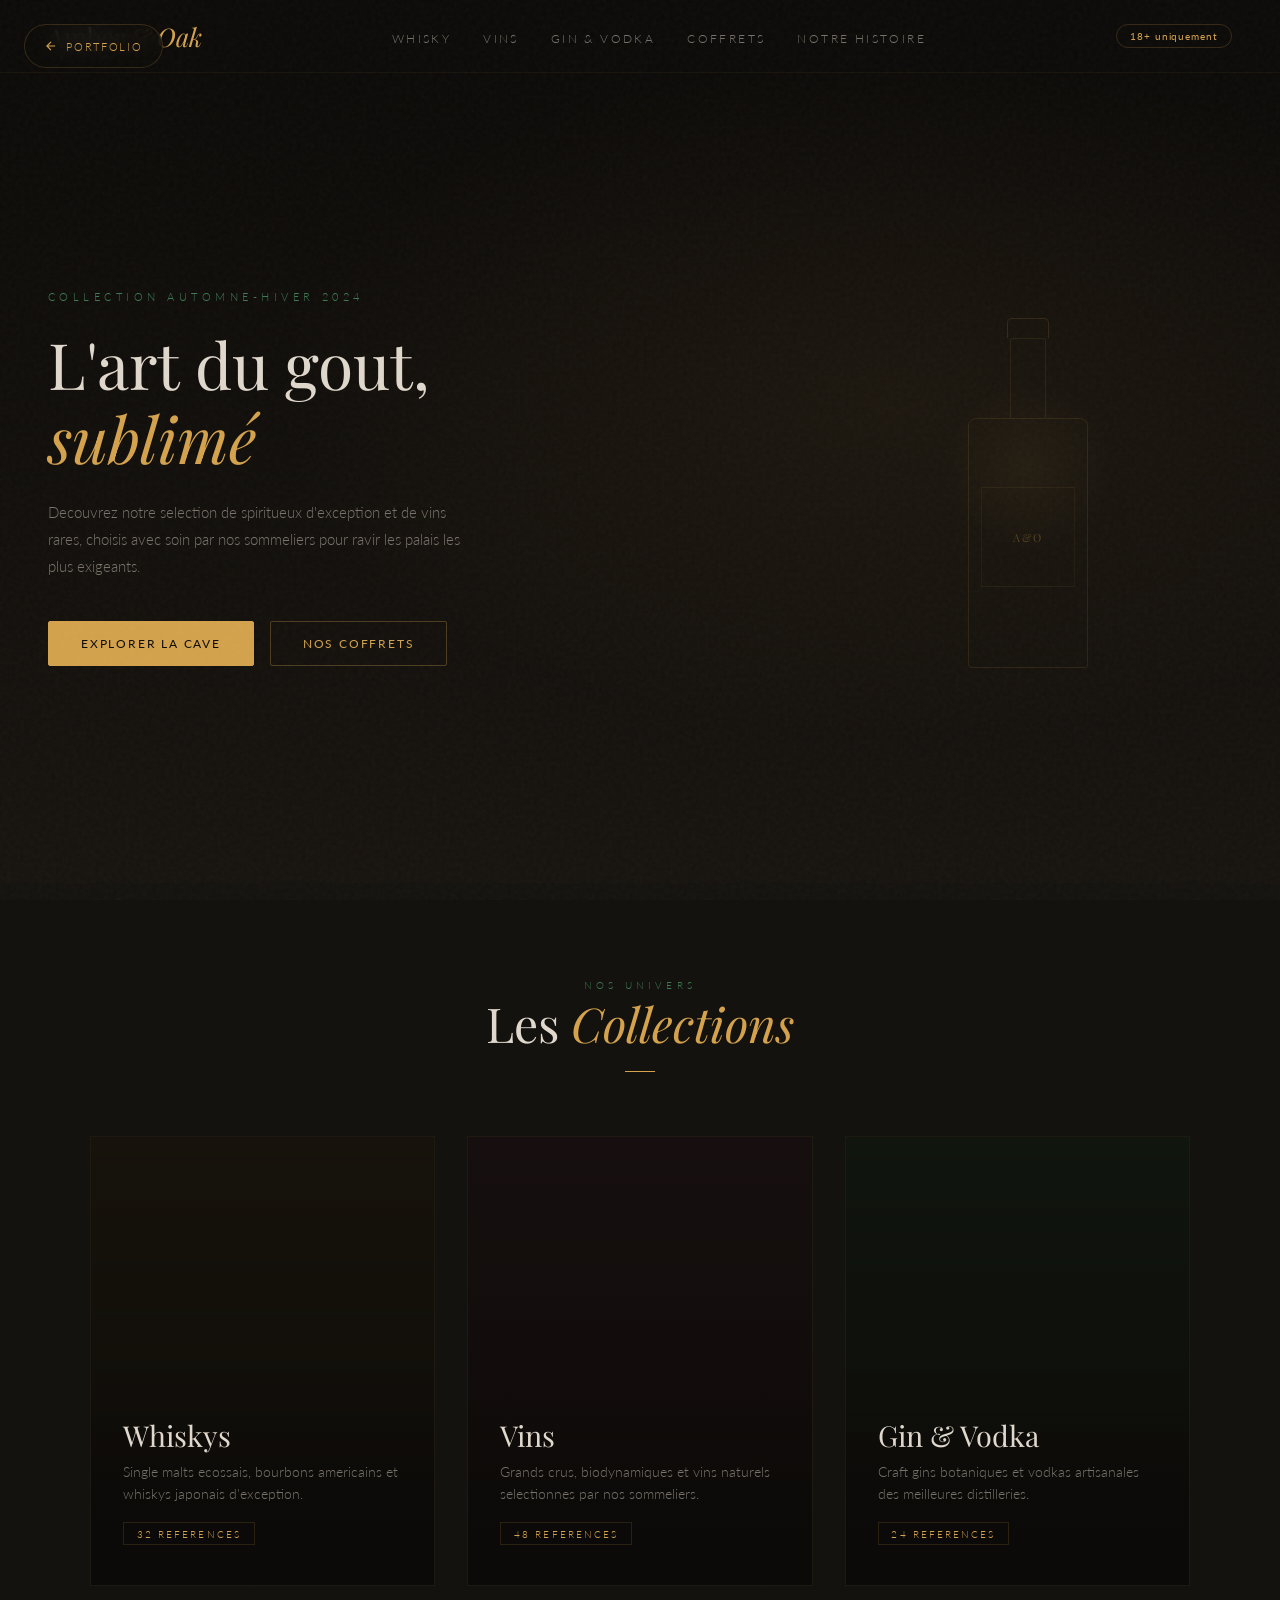
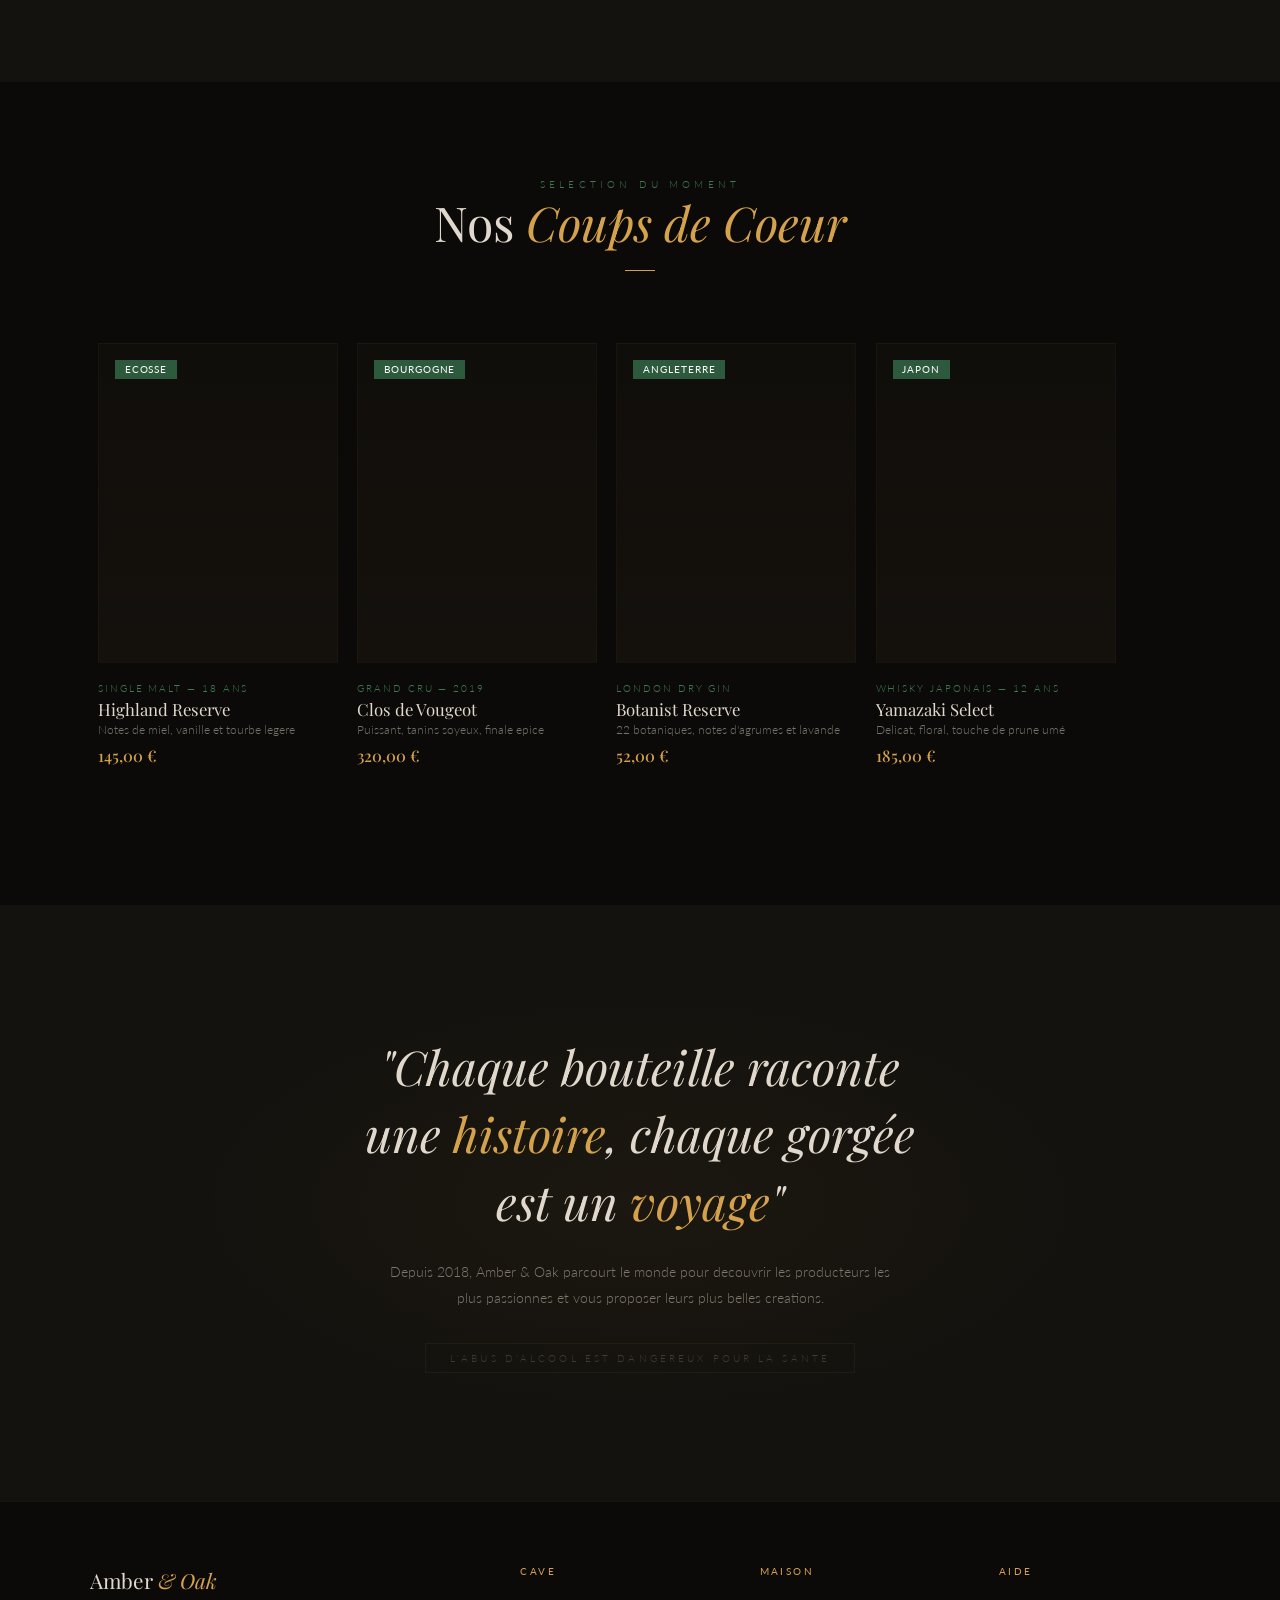
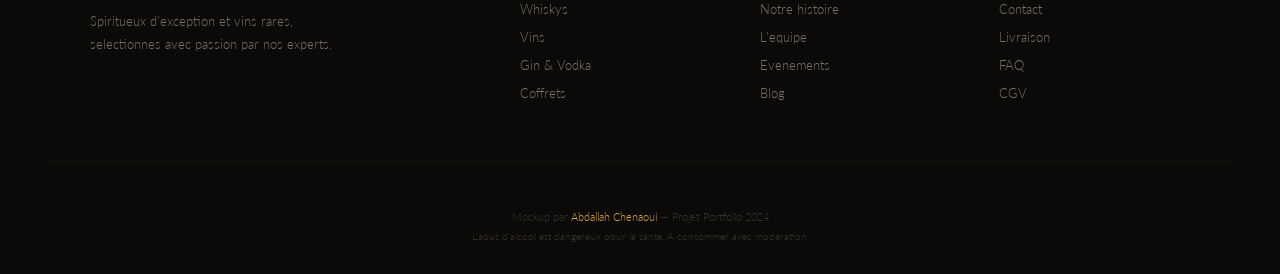
<file: projects/drinks-store/index.html>
<!DOCTYPE html>
<html lang="fr">
<head>
  <meta charset="UTF-8">
  <meta name="viewport" content="width=device-width, initial-scale=1.0">
  <title>Amber & Oak — Spiritueux & Boissons Premium</title>
  <meta name="description" content="Boutique artisanale de spiritueux premium. Tons chauds, ambiance raffinée et mise en scène élégante.">
  <meta name="robots" content="index, follow">
  <link rel="canonical" href="https://abd-chenaoui.github.io/projects/drinks-store/">
  <meta property="og:title" content="Amber & Oak — Spiritueux Premium">
  <meta property="og:description" content="Boutique de spiritueux artisanaux premium, design chaleureux et raffiné.">
  <meta property="og:type" content="website">
  <meta property="og:url" content="https://abd-chenaoui.github.io/projects/drinks-store/">
  <style>
    /* ============================================
       Amber & Oak — Premium Beverages Store Mockup
       Theme: Earth tones, warm amber, deep green
       ============================================ */
    @import url('https://fonts.googleapis.com/css2?family=Playfair+Display:ital,wght@0,400;0,500;0,600;0,700;1,400;1,500&family=Lato:ital,wght@0,100;0,300;0,400;0,700;1,100;1,300&display=swap');

    :root {
      --amber: #d4a24c;
      --amber-light: #e8c88a;
      --amber-dark: #a67c30;
      --forest: #2d5a3d;
      --forest-light: #3d7a52;
      --bg-dark: #0c0a08;
      --bg-mid: #14120e;
      --bg-warm: #1a1610;
      --text: #e0d8cc;
      --text-dim: rgba(224, 216, 204, 0.5);
      --text-ghost: rgba(224, 216, 204, 0.2);
      --font-display: 'Playfair Display', serif;
      --font-body: 'Lato', sans-serif;
    }

    * { margin: 0; padding: 0; box-sizing: border-box; }
    html { scroll-behavior: smooth; }
    body {
      background: var(--bg-dark);
      color: var(--text);
      font-family: var(--font-body);
      overflow-x: hidden;
    }

    /* Noise */
    body::before {
      content: '';
      position: fixed; top: 0; left: 0;
      width: 100%; height: 100%;
      background-image: url("data:image/svg+xml,%3Csvg viewBox='0 0 256 256' xmlns='http://www.w3.org/2000/svg'%3E%3Cfilter id='n'%3E%3CfeTurbulence type='fractalNoise' baseFrequency='0.8' numOctaves='4' stitchTiles='stitch'/%3E%3C/filter%3E%3Crect width='100%25' height='100%25' filter='url(%23n)' opacity='0.035'/%3E%3C/svg%3E");
      pointer-events: none; z-index: 10000;
    }

    /* ======= BACK BUTTON ======= */
    .back-btn {
      position: fixed; top: 1.5rem; left: 1.5rem; z-index: 1000;
      display: flex; align-items: center; gap: 0.5rem;
      padding: 0.75rem 1.2rem; /* min-height 44px — zone tactile WCAG */
      min-height: 44px;
      background: rgba(12, 10, 8, 0.8);
      border: 1px solid rgba(212, 162, 76, 0.2);
      border-radius: 100px;
      color: var(--amber);
      font-family: var(--font-body);
      font-size: 0.7rem; font-weight: 300;
      letter-spacing: 0.15em; text-transform: uppercase;
      text-decoration: none;
      backdrop-filter: blur(10px);
      transition: all 0.4s;
    }
    .back-btn:hover { background: rgba(212, 162, 76, 0.1); border-color: var(--amber); }
    .back-btn svg { width: 14px; height: 14px; }

    /* ======= NAVBAR ======= */
    .dr-nav {
      padding: 1.2rem 3rem;
      display: flex; align-items: center; justify-content: space-between;
      border-bottom: 1px solid rgba(212, 162, 76, 0.06);
    }
    .dr-logo {
      font-family: var(--font-display);
      font-size: 1.6rem; font-weight: 400;
    }
    .dr-logo span { color: var(--amber); font-style: italic; }
    .dr-nav-links {
      display: flex; gap: 2rem; list-style: none;
    }
    .dr-nav-links a {
      font-size: 0.75rem; font-weight: 300;
      letter-spacing: 0.2em; text-transform: uppercase;
      color: var(--text-dim); text-decoration: none;
      transition: color 0.3s;
    }
    .dr-nav-links a:hover { color: var(--amber); }
    .dr-age-gate {
      padding: 0.35rem 0.8rem;
      border: 1px solid rgba(212, 162, 76, 0.2);
      border-radius: 100px;
      font-size: 0.6rem; font-weight: 400;
      letter-spacing: 0.1em;
      color: var(--amber);
    }

    /* ======= HERO ======= */
    .dr-hero {
      position: relative;
      height: 90vh; height: 90dvh; min-height: 600px; /* dvh = s'adapte à la barre d'adresse iOS Safari */
      display: flex; align-items: center;
      overflow: hidden;
    }
    .dr-hero-bg {
      position: absolute; top: 0; left: 0;
      width: 100%; height: 100%;
      background:
        radial-gradient(ellipse at 70% 40%, rgba(212, 162, 76, 0.06), transparent 50%),
        linear-gradient(180deg, rgba(12,10,8,0.85) 0%, rgba(26,22,16,0.75) 100%),
        url('https://images.pexels.com/photos/715995/pexels-photo-715995.jpeg?auto=compress&cs=tinysrgb&w=1200&fit=crop') center/cover no-repeat;
    }

    /* Bottle silhouette */
    .dr-bottle {
      position: absolute; right: 15%; top: 50%;
      transform: translateY(-50%);
      width: 120px; height: 380px;
    }
    .dr-bottle-body {
      position: absolute; bottom: 0;
      width: 100%; height: 250px;
      border: 1.5px solid rgba(212, 162, 76, 0.12);
      border-radius: 8px 8px 3px 3px;
    }
    .dr-bottle-neck {
      position: absolute; bottom: 250px;
      left: 50%; transform: translateX(-50%);
      width: 36px; height: 80px;
      border: 1.5px solid rgba(212, 162, 76, 0.1);
      border-radius: 3px 3px 0 0;
      border-bottom: none;
    }
    .dr-bottle-cap {
      position: absolute; bottom: 330px;
      left: 50%; transform: translateX(-50%);
      width: 42px; height: 20px;
      border: 1.5px solid rgba(212, 162, 76, 0.15);
      border-radius: 5px 5px 0 0;
      border-bottom: none;
    }
    .dr-bottle-label {
      position: absolute; bottom: 80px;
      left: 50%; transform: translateX(-50%);
      width: 80%; height: 100px;
      border: 1px solid rgba(212, 162, 76, 0.08);
      display: flex; align-items: center; justify-content: center;
      font-family: var(--font-display);
      font-size: 0.7rem; font-weight: 400;
      letter-spacing: 0.2em; text-transform: uppercase;
      color: rgba(212, 162, 76, 0.3);
    }
    .dr-bottle-glow {
      position: absolute; bottom: 100px;
      left: 50%; transform: translateX(-50%);
      width: 200px; height: 200px;
      background: radial-gradient(circle, rgba(212, 162, 76, 0.06), transparent 60%);
      border-radius: 50%;
    }

    .dr-hero-content {
      position: relative; z-index: 2;
      padding: 0 3rem; max-width: 600px;
    }
    .dr-hero-tag {
      font-size: 0.7rem; font-weight: 300;
      letter-spacing: 0.4em; text-transform: uppercase;
      color: var(--forest-light);
      margin-bottom: 1.5rem;
    }
    .dr-hero-title {
      font-family: var(--font-display);
      font-size: clamp(3rem, 5vw, 4.5rem);
      font-weight: 400; line-height: 1.15;
    }
    .dr-hero-title em { color: var(--amber); }
    .dr-hero-desc {
      font-size: 0.95rem; font-weight: 300;
      color: var(--text-dim); line-height: 1.8;
      margin-top: 1.5rem; max-width: 420px;
    }
    .dr-hero-btns {
      display: flex; gap: 1rem; margin-top: 2.5rem;
    }
    .dr-btn {
      display: inline-flex; align-items: center; gap: 0.5rem;
      padding: 0.9rem 2rem;
      font-family: var(--font-body);
      font-size: 0.75rem; font-weight: 400;
      letter-spacing: 0.15em; text-transform: uppercase;
      text-decoration: none;
      border-radius: 2px;
      transition: all 0.4s cubic-bezier(0.16, 1, 0.3, 1);
      cursor: pointer;
    }
    .dr-btn-amber {
      background: var(--amber);
      color: var(--bg-dark);
      border: 1px solid var(--amber);
    }
    .dr-btn-amber:hover {
      background: var(--amber-light);
      box-shadow: 0 0 30px rgba(212, 162, 76, 0.2);
    }
    .dr-btn-ghost {
      background: transparent;
      border: 1px solid rgba(212, 162, 76, 0.3);
      color: var(--amber);
    }
    .dr-btn-ghost:hover { background: rgba(212, 162, 76, 0.08); }

    /* ======= SECTION COMMON ======= */
    .dr-section {
      padding: 6rem 3rem;
    }
    .dr-container {
      max-width: 1100px; margin: 0 auto;
    }
    .dr-section-header {
      text-align: center; margin-bottom: 4rem;
    }
    .dr-section-tag {
      font-size: 0.65rem; font-weight: 300;
      letter-spacing: 0.4em; text-transform: uppercase;
      color: var(--forest-light);
    }
    .dr-section-title {
      font-family: var(--font-display);
      font-size: clamp(2rem, 4vw, 3rem);
      font-weight: 400;
    }
    .dr-section-title em { color: var(--amber); }
    .dr-line {
      width: 30px; height: 1px;
      background: var(--amber);
      margin: 1rem auto 0;
    }

    /* ======= COLLECTIONS ======= */
    .dr-collections {
      background: var(--bg-mid);
    }
    .dr-coll-grid {
      display: grid;
      grid-template-columns: repeat(3, 1fr);
      gap: 2rem;
    }
    .dr-coll-card {
      position: relative; height: 450px;
      overflow: hidden;
      border: 1px solid rgba(212, 162, 76, 0.05);
      cursor: pointer;
      transition: all 0.5s cubic-bezier(0.16, 1, 0.3, 1);
    }
    .dr-coll-card:hover {
      border-color: rgba(212, 162, 76, 0.15);
      transform: translateY(-5px);
    }
    .dr-coll-bg {
      position: absolute; top: 0; left: 0;
      width: 100%; height: 100%;
      transition: transform 0.6s;
    }
    .dr-coll-card:hover .dr-coll-bg { transform: scale(1.05); }

    .dr-coll-whisky {
      background:
        linear-gradient(to top, rgba(12,10,8,0.85), rgba(26,20,8,0.4)),
        url('https://images.pexels.com/photos/3089663/pexels-photo-3089663.jpeg?auto=compress&cs=tinysrgb&w=500&fit=crop') center/cover no-repeat;
    }
    .dr-coll-wine {
      background:
        linear-gradient(to top, rgba(12,10,8,0.85), rgba(26,10,16,0.4)),
        url('https://images.pexels.com/photos/2702805/pexels-photo-2702805.jpeg?auto=compress&cs=tinysrgb&w=500&fit=crop') center/cover no-repeat;
    }
    .dr-coll-gin {
      background:
        linear-gradient(to top, rgba(12,10,8,0.85), rgba(10,26,14,0.4)),
        url('https://images.pexels.com/photos/4553027/pexels-photo-4553027.jpeg?auto=compress&cs=tinysrgb&w=500&fit=crop') center/cover no-repeat;
    }

    /* Bottle shapes per collection */
    .dr-coll-shape {
      position: absolute; top: 25%; left: 50%;
      transform: translate(-50%, -50%);
    }
    .shape-whisky {
      width: 40px; height: 120px;
      border: 1.5px solid rgba(212, 162, 76, 0.15);
      border-radius: 3px;
      position: relative;
    }
    .shape-whisky::before {
      content: '';
      position: absolute; top: -25px; left: 50%;
      transform: translateX(-50%);
      width: 16px; height: 25px;
      border: 1.5px solid rgba(212, 162, 76, 0.1);
      border-bottom: none; border-radius: 2px 2px 0 0;
    }
    .shape-wine {
      width: 30px; height: 130px; position: relative;
    }
    .shape-wine::before {
      content: '';
      position: absolute; bottom: 0;
      width: 100%; height: 80px;
      border: 1.5px solid rgba(120, 30, 50, 0.2);
      border-radius: 0 0 15px 15px;
    }
    .shape-wine::after {
      content: '';
      position: absolute; top: 0; left: 50%;
      transform: translateX(-50%);
      width: 10px; height: 50px;
      border: 1.5px solid rgba(120, 30, 50, 0.12);
      border-bottom: none;
    }
    .shape-gin {
      width: 50px; height: 110px;
      border: 1.5px solid rgba(45, 90, 61, 0.15);
      border-radius: 5px;
      position: relative;
    }
    .shape-gin::before {
      content: '';
      position: absolute; top: -30px; left: 50%;
      transform: translateX(-50%);
      width: 14px; height: 30px;
      border: 1.5px solid rgba(45, 90, 61, 0.1);
      border-bottom: none;
    }

    .dr-coll-info {
      position: absolute; bottom: 0; left: 0;
      width: 100%; padding: 2.5rem 2rem;
      background: linear-gradient(to top, rgba(12, 10, 8, 0.95) 30%, transparent);
    }
    .dr-coll-name {
      font-family: var(--font-display);
      font-size: 1.8rem; font-weight: 400;
    }
    .dr-coll-desc {
      font-size: 0.85rem; font-weight: 300;
      color: var(--text-dim); margin-top: 0.5rem;
      line-height: 1.6;
    }
    .dr-coll-count {
      display: inline-block; margin-top: 1rem;
      font-size: 0.65rem; font-weight: 300;
      letter-spacing: 0.2em; text-transform: uppercase;
      color: var(--amber); padding: 0.3rem 0.8rem;
      border: 1px solid rgba(212, 162, 76, 0.15);
    }

    /* ======= FEATURED PRODUCTS ======= */
    .dr-products {
      background: var(--bg-dark);
    }
    /* Carousel horizontal avec scroll snap — ultra fluide */
    .dr-products-grid {
      display: flex;
      gap: 1.2rem;
      overflow-x: auto;
      overflow-y: visible;
      scroll-snap-type: x mandatory;
      -webkit-overflow-scrolling: touch;
      scrollbar-width: none;           /* Firefox */
      padding: 0.5rem 0.5rem 1.5rem;  /* bottom pour l'ombre au hover */
      cursor: grab;
    }
    .dr-products-grid::-webkit-scrollbar { display: none; }
    .dr-products-grid:active { cursor: grabbing; }

    .dr-product {
      flex: 0 0 240px;       /* largeur fixe, ne rétrécit jamais */
      scroll-snap-align: start;
      cursor: pointer;
      transition: transform 0.4s cubic-bezier(0.16,1,0.3,1),
                  box-shadow 0.4s ease;
    }
    .dr-product:hover {
      transform: translateY(-8px);
      box-shadow: 0 20px 40px rgba(0,0,0,0.35);
    }
    .dr-product-img {
      position: relative;
      aspect-ratio: 3/4;
      background: var(--bg-warm);
      border: 1px solid rgba(212, 162, 76, 0.04);
      display: flex; align-items: center; justify-content: center;
      overflow: hidden;
    }
    .dr-product-bottle {
      width: 30px; height: 80px;
      border: 1.5px solid rgba(212, 162, 76, 0.1);
      border-radius: 3px;
      position: relative;
    }
    .dr-product-bottle::before {
      content: '';
      position: absolute; top: -15px; left: 50%;
      transform: translateX(-50%);
      width: 12px; height: 15px;
      border: 1px solid rgba(212, 162, 76, 0.08);
      border-bottom: none;
    }
    .dr-coll-shape { display: none; }
    .dr-product-bottle { display: none; }
    .dr-product:nth-child(1) .dr-product-img { background: linear-gradient(to top, rgba(26,22,16,0.6), rgba(26,22,16,0.3)), url('https://images.pexels.com/photos/7254755/pexels-photo-7254755.jpeg?auto=compress&cs=tinysrgb&w=400&fit=crop') center/cover no-repeat; }
    .dr-product:nth-child(2) .dr-product-img { background: linear-gradient(to top, rgba(26,22,16,0.6), rgba(26,22,16,0.3)), url('https://images.pexels.com/photos/2702805/pexels-photo-2702805.jpeg?auto=compress&cs=tinysrgb&w=400&fit=crop') center/cover no-repeat; }
    .dr-product:nth-child(3) .dr-product-img { background: linear-gradient(to top, rgba(26,22,16,0.6), rgba(26,22,16,0.3)), url('https://images.pexels.com/photos/4553027/pexels-photo-4553027.jpeg?auto=compress&cs=tinysrgb&w=400&fit=crop') center/cover no-repeat; }
    .dr-product:nth-child(4) .dr-product-img { background: linear-gradient(to top, rgba(26,22,16,0.6), rgba(26,22,16,0.3)), url('https://images.pexels.com/photos/3089663/pexels-photo-3089663.jpeg?auto=compress&cs=tinysrgb&w=400&fit=crop') center/cover no-repeat; }
    .dr-product-tag {
      position: absolute; top: 1rem; left: 1rem;
      padding: 0.25rem 0.6rem;
      background: var(--forest);
      font-size: 0.6rem; font-weight: 400;
      letter-spacing: 0.1em; text-transform: uppercase;
      color: white;
    }
    .dr-product-info { padding: 1.2rem 0; }
    .dr-product-origin {
      font-size: 0.6rem; font-weight: 300;
      letter-spacing: 0.2em; text-transform: uppercase;
      color: var(--forest-light);
    }
    .dr-product-name {
      font-family: var(--font-display);
      font-size: 1.05rem; font-weight: 400;
      margin-top: 0.25rem;
    }
    .dr-product-detail {
      font-size: 0.75rem; font-weight: 300;
      color: var(--text-dim); margin-top: 0.15rem;
    }
    .dr-product-price {
      font-family: var(--font-display);
      font-size: 1rem; font-weight: 500;
      color: var(--amber); margin-top: 0.5rem;
    }

    /* ======= STORY BANNER ======= */
    .dr-story {
      padding: 8rem 3rem;
      text-align: center;
      position: relative;
      overflow: hidden;
      background:
        radial-gradient(ellipse at 50% 50%, rgba(212, 162, 76, 0.04), transparent 50%),
        var(--bg-mid);
    }
    .dr-story-title {
      font-family: var(--font-display);
      font-size: clamp(2rem, 4vw, 3rem);
      font-weight: 400; font-style: italic;
      max-width: 600px; margin: 0 auto;
      line-height: 1.4;
    }
    .dr-story-title span { color: var(--amber); }
    .dr-story-desc {
      font-size: 0.9rem; font-weight: 300;
      color: var(--text-dim); line-height: 1.8;
      max-width: 500px; margin: 1.5rem auto 0;
    }
    .dr-story-note {
      display: inline-block; margin-top: 2rem;
      font-size: 0.65rem; font-weight: 300;
      letter-spacing: 0.3em; text-transform: uppercase;
      color: var(--text-ghost);
      padding: 0.5rem 1.5rem;
      border: 1px solid rgba(212, 162, 76, 0.06);
    }

    /* ======= FOOTER ======= */
    .dr-footer {
      padding: 4rem 3rem 2rem;
      border-top: 1px solid rgba(212, 162, 76, 0.06);
    }
    .dr-footer-grid {
      display: grid;
      grid-template-columns: 2fr 1fr 1fr 1fr;
      gap: 3rem; max-width: 1100px; margin: 0 auto;
    }
    .dr-footer-brand {
      font-family: var(--font-display);
      font-size: 1.3rem;
    }
    .dr-footer-brand span { color: var(--amber); font-style: italic; }
    .dr-footer-text {
      font-size: 0.8rem; font-weight: 300;
      color: var(--text-dim); line-height: 1.8;
      margin-top: 1rem; max-width: 250px;
    }
    .dr-footer-col h4 {
      font-size: 0.6rem; font-weight: 400;
      letter-spacing: 0.25em; text-transform: uppercase;
      color: var(--amber); margin-bottom: 1.5rem;
    }
    .dr-footer-col a {
      display: block;
      font-size: 0.8rem; font-weight: 300;
      color: var(--text-dim); text-decoration: none;
      margin-bottom: 0.75rem; transition: color 0.3s;
    }
    .dr-footer-col a:hover { color: var(--amber); }

    .dr-footer-bottom {
      text-align: center;
      padding-top: 3rem; margin-top: 3rem;
      border-top: 1px solid rgba(212, 162, 76, 0.06);
      font-size: 0.7rem; font-weight: 300;
      color: var(--text-ghost);
    }
    .dr-footer-bottom span { color: var(--amber); }
    .dr-footer-legal {
      font-size: 0.6rem; color: var(--text-ghost);
      margin-top: 0.5rem;
    }

    /* ======= REVEAL ======= */
    .dr-reveal {
      opacity: 0; transform: translateY(30px);
      transition: all 0.8s cubic-bezier(0.16, 1, 0.3, 1);
    }
    .dr-reveal.visible { opacity: 1; transform: translateY(0); }

    /* ======= RESPONSIVE ======= */
    @media (max-width: 1024px) {
      .dr-coll-grid { grid-template-columns: 1fr 1fr; }
      .dr-products-grid { grid-template-columns: repeat(2, 1fr); }
      .dr-footer-grid { grid-template-columns: 1fr 1fr; }
    }

    @media (max-width: 768px) {
      .dr-nav-links { display: none; }
      .dr-nav { padding: 0 1.2rem; }

      .dr-hero { height: 60vh; min-height: 420px; }
      .dr-bottle { display: none; }
      .dr-hero-content { padding: 0 1.2rem; max-width: 100%; text-align: center; }
      .dr-hero-content h1 { font-size: clamp(2rem, 8vw, 3rem); }
      .dr-hero-content p { font-size: 0.9rem; }
      .dr-hero-btns { justify-content: center; flex-wrap: wrap; gap: 0.8rem; }

      .dr-coll-grid { grid-template-columns: 1fr; gap: 0.8rem; padding: 0 1rem; }
      .dr-coll-card { height: 220px; }

      /* Carousel : légèrement plus étroit sur mobile */
      .dr-product { flex: 0 0 200px; }
      .dr-product-img { aspect-ratio: 2/3; }
      .dr-product-info { padding: 0.7rem 0; }

      .dr-footer-grid { grid-template-columns: 1fr; gap: 1.5rem; }

      .back-btn { font-size: 0; padding: 8px 10px; gap: 0; }
      .back-btn svg { display: block; }
    }

    @media (max-width: 480px) {
      .dr-product { flex: 0 0 170px; }
    }
  </style>
</head>
<body>

  <a href="../../index.html" class="back-btn">
    <svg viewBox="0 0 24 24" fill="none" stroke="currentColor" stroke-width="2">
      <path d="M19 12H5M12 19l-7-7 7-7"/>
    </svg>
    Portfolio
  </a>

  <!-- Navbar -->
  <nav class="dr-nav">
    <div class="dr-logo">Amber <span>& Oak</span></div>
    <ul class="dr-nav-links">
      <li><a href="#">Whisky</a></li>
      <li><a href="#">Vins</a></li>
      <li><a href="#">Gin & Vodka</a></li>
      <li><a href="#">Coffrets</a></li>
      <li><a href="#">Notre Histoire</a></li>
    </ul>
    <div class="dr-age-gate">18+ uniquement</div>
  </nav>

  <!-- Hero -->
  <section class="dr-hero">
    <div class="dr-hero-bg"></div>
    <div class="dr-bottle">
      <div class="dr-bottle-glow"></div>
      <div class="dr-bottle-cap"></div>
      <div class="dr-bottle-neck"></div>
      <div class="dr-bottle-body">
        <div class="dr-bottle-label">A&O</div>
      </div>
    </div>
    <div class="dr-hero-content">
      <p class="dr-hero-tag">Collection Automne-Hiver 2024</p>
      <h1 class="dr-hero-title">
        L'art du gout,<br><em>sublimé</em>
      </h1>
      <p class="dr-hero-desc">
        Decouvrez notre selection de spiritueux d'exception et de vins rares,
        choisis avec soin par nos sommeliers pour ravir les palais les plus exigeants.
      </p>
      <div class="dr-hero-btns">
        <a href="#" class="dr-btn dr-btn-amber">Explorer la cave</a>
        <a href="#" class="dr-btn dr-btn-ghost">Nos coffrets</a>
      </div>
    </div>
  </section>

  <!-- Collections -->
  <section class="dr-section dr-collections">
    <div class="dr-container">
      <div class="dr-section-header dr-reveal">
        <div class="dr-section-tag">Nos univers</div>
        <h2 class="dr-section-title">Les <em>Collections</em></h2>
        <div class="dr-line"></div>
      </div>

      <div class="dr-coll-grid">
        <div class="dr-coll-card dr-reveal">
          <div class="dr-coll-bg dr-coll-whisky"></div>
          <div class="dr-coll-shape"><div class="shape-whisky"></div></div>
          <div class="dr-coll-info">
            <h3 class="dr-coll-name">Whiskys</h3>
            <p class="dr-coll-desc">Single malts ecossais, bourbons americains et whiskys japonais d'exception.</p>
            <span class="dr-coll-count">32 references</span>
          </div>
        </div>

        <div class="dr-coll-card dr-reveal">
          <div class="dr-coll-bg dr-coll-wine"></div>
          <div class="dr-coll-shape"><div class="shape-wine"></div></div>
          <div class="dr-coll-info">
            <h3 class="dr-coll-name">Vins</h3>
            <p class="dr-coll-desc">Grands crus, biodynamiques et vins naturels selectionnes par nos sommeliers.</p>
            <span class="dr-coll-count">48 references</span>
          </div>
        </div>

        <div class="dr-coll-card dr-reveal">
          <div class="dr-coll-bg dr-coll-gin"></div>
          <div class="dr-coll-shape"><div class="shape-gin"></div></div>
          <div class="dr-coll-info">
            <h3 class="dr-coll-name">Gin & Vodka</h3>
            <p class="dr-coll-desc">Craft gins botaniques et vodkas artisanales des meilleures distilleries.</p>
            <span class="dr-coll-count">24 references</span>
          </div>
        </div>
      </div>
    </div>
  </section>

  <!-- Products -->
  <section class="dr-section dr-products">
    <div class="dr-container">
      <div class="dr-section-header dr-reveal">
        <div class="dr-section-tag">Selection du moment</div>
        <h2 class="dr-section-title">Nos <em>Coups de Coeur</em></h2>
        <div class="dr-line"></div>
      </div>

      <div class="dr-products-grid">
        <div class="dr-product dr-reveal">
          <div class="dr-product-img">
            <div class="dr-product-bottle"></div>
            <span class="dr-product-tag">Ecosse</span>
          </div>
          <div class="dr-product-info">
            <div class="dr-product-origin">Single Malt — 18 ans</div>
            <h3 class="dr-product-name">Highland Reserve</h3>
            <p class="dr-product-detail">Notes de miel, vanille et tourbe legere</p>
            <p class="dr-product-price">145,00 &euro;</p>
          </div>
        </div>

        <div class="dr-product dr-reveal">
          <div class="dr-product-img">
            <div class="dr-product-bottle"></div>
            <span class="dr-product-tag">Bourgogne</span>
          </div>
          <div class="dr-product-info">
            <div class="dr-product-origin">Grand Cru — 2019</div>
            <h3 class="dr-product-name">Clos de Vougeot</h3>
            <p class="dr-product-detail">Puissant, tanins soyeux, finale epice</p>
            <p class="dr-product-price">320,00 &euro;</p>
          </div>
        </div>

        <div class="dr-product dr-reveal">
          <div class="dr-product-img">
            <div class="dr-product-bottle"></div>
            <span class="dr-product-tag">Angleterre</span>
          </div>
          <div class="dr-product-info">
            <div class="dr-product-origin">London Dry Gin</div>
            <h3 class="dr-product-name">Botanist Reserve</h3>
            <p class="dr-product-detail">22 botaniques, notes d'agrumes et lavande</p>
            <p class="dr-product-price">52,00 &euro;</p>
          </div>
        </div>

        <div class="dr-product dr-reveal">
          <div class="dr-product-img">
            <div class="dr-product-bottle"></div>
            <span class="dr-product-tag">Japon</span>
          </div>
          <div class="dr-product-info">
            <div class="dr-product-origin">Whisky Japonais — 12 ans</div>
            <h3 class="dr-product-name">Yamazaki Select</h3>
            <p class="dr-product-detail">Delicat, floral, touche de prune umé</p>
            <p class="dr-product-price">185,00 &euro;</p>
          </div>
        </div>
      </div>
    </div>
  </section>

  <!-- Story -->
  <section class="dr-story dr-reveal">
    <h2 class="dr-story-title">
      "Chaque bouteille raconte une <span>histoire</span>,
      chaque gorgée est un <span>voyage</span>"
    </h2>
    <p class="dr-story-desc">
      Depuis 2018, Amber & Oak parcourt le monde pour decouvrir
      les producteurs les plus passionnes et vous proposer leurs
      plus belles creations.
    </p>
    <span class="dr-story-note">L'abus d'alcool est dangereux pour la sante</span>
  </section>

  <!-- Footer -->
  <footer class="dr-footer">
    <div class="dr-footer-grid">
      <div>
        <div class="dr-footer-brand">Amber <span>& Oak</span></div>
        <p class="dr-footer-text">
          Spiritueux d'exception et vins rares,
          selectionnes avec passion par nos experts.
        </p>
      </div>
      <div class="dr-footer-col">
        <h4>Cave</h4>
        <a href="#">Whiskys</a>
        <a href="#">Vins</a>
        <a href="#">Gin & Vodka</a>
        <a href="#">Coffrets</a>
      </div>
      <div class="dr-footer-col">
        <h4>Maison</h4>
        <a href="#">Notre histoire</a>
        <a href="#">L'equipe</a>
        <a href="#">Evenements</a>
        <a href="#">Blog</a>
      </div>
      <div class="dr-footer-col">
        <h4>Aide</h4>
        <a href="#">Contact</a>
        <a href="#">Livraison</a>
        <a href="#">FAQ</a>
        <a href="#">CGV</a>
      </div>
    </div>
    <div class="dr-footer-bottom">
      Mockup par <span>Abdallah Chenaoui</span> — Projet Portfolio 2024
      <p class="dr-footer-legal">L'abus d'alcool est dangereux pour la sante. A consommer avec moderation.</p>
    </div>
  </footer>

  <script>
    const reveals = document.querySelectorAll('.dr-reveal');
    const observer = new IntersectionObserver((entries) => {
      entries.forEach(entry => {
        if (entry.isIntersecting) {
          entry.target.classList.add('visible');
          observer.unobserve(entry.target);
        }
      });
    }, { threshold: 0.1 });
    reveals.forEach(el => observer.observe(el));

    /* ── Toast "mockup statique" ──
       Apparaît quand l'utilisateur clique sur un bouton/lien interactif.
       Le lien "Retour portfolio" (.back-btn) est exclu. */
    const toastCSS = `
      #mockup-toast {
        position: fixed; bottom: 24px; left: 50%; transform: translateX(-50%) translateY(80px);
        background: rgba(10,8,5,0.92); border: 1px solid rgba(212,162,76,0.3);
        color: #e8d5a3; font-size: 13px; font-family: sans-serif;
        padding: 10px 18px; border-radius: 999px;
        backdrop-filter: blur(12px); -webkit-backdrop-filter: blur(12px);
        white-space: nowrap; z-index: 99999; pointer-events: none;
        transition: transform 0.35s cubic-bezier(0.34,1.56,0.64,1), opacity 0.3s;
        opacity: 0;
      }
      #mockup-toast.show { transform: translateX(-50%) translateY(0); opacity: 1; }
    `;
    const style = document.createElement('style');
    style.textContent = toastCSS;
    document.head.appendChild(style);

    const toast = document.createElement('div');
    toast.id = 'mockup-toast';
    toast.textContent = '🎨 Mockup statique — fonctionnalité non implémentée';
    document.body.appendChild(toast);

    let toastTimer;
    document.addEventListener('click', e => {
      const target = e.target.closest('button, a, [role="button"]');
      if (!target || target.closest('.back-btn') || target.href?.includes('index.html')) return;
      e.preventDefault();
      clearTimeout(toastTimer);
      toast.classList.add('show');
      toastTimer = setTimeout(() => toast.classList.remove('show'), 2800);
    });
  </script>
</body>
</html>
</file>
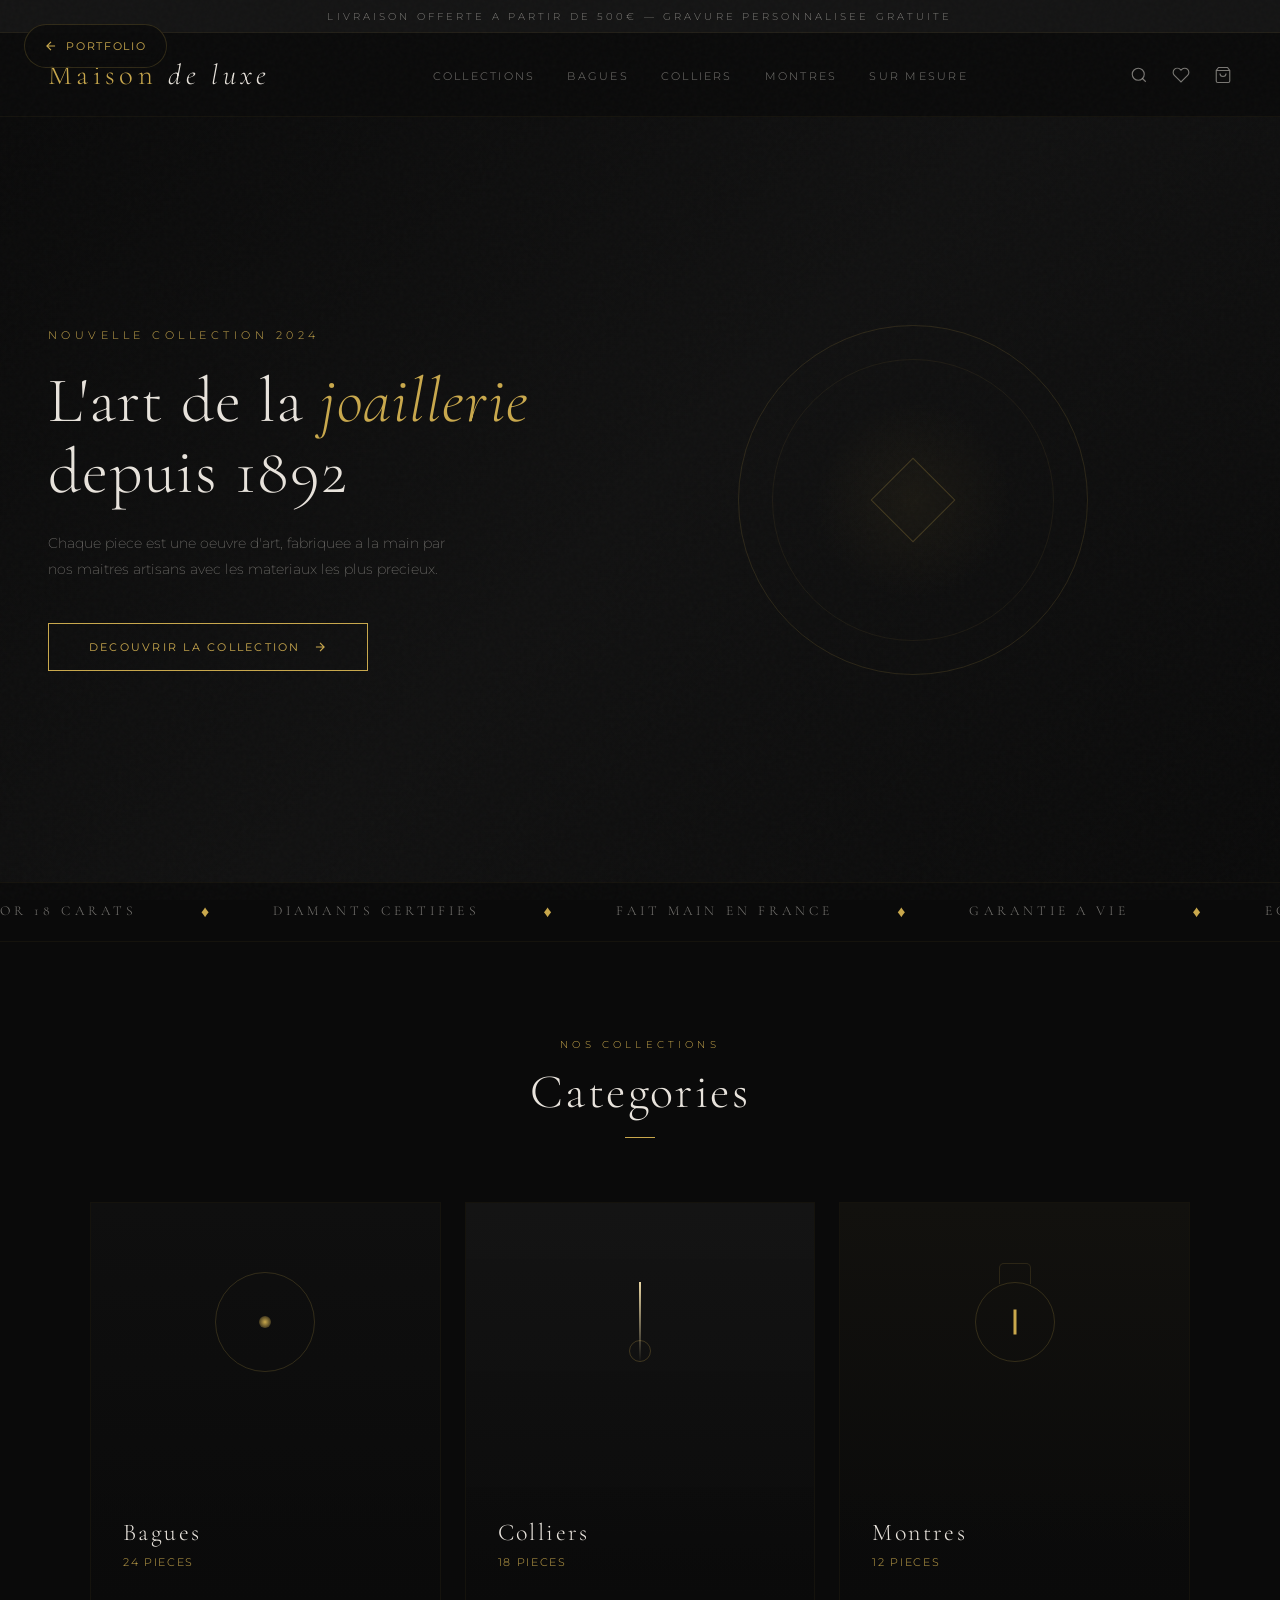
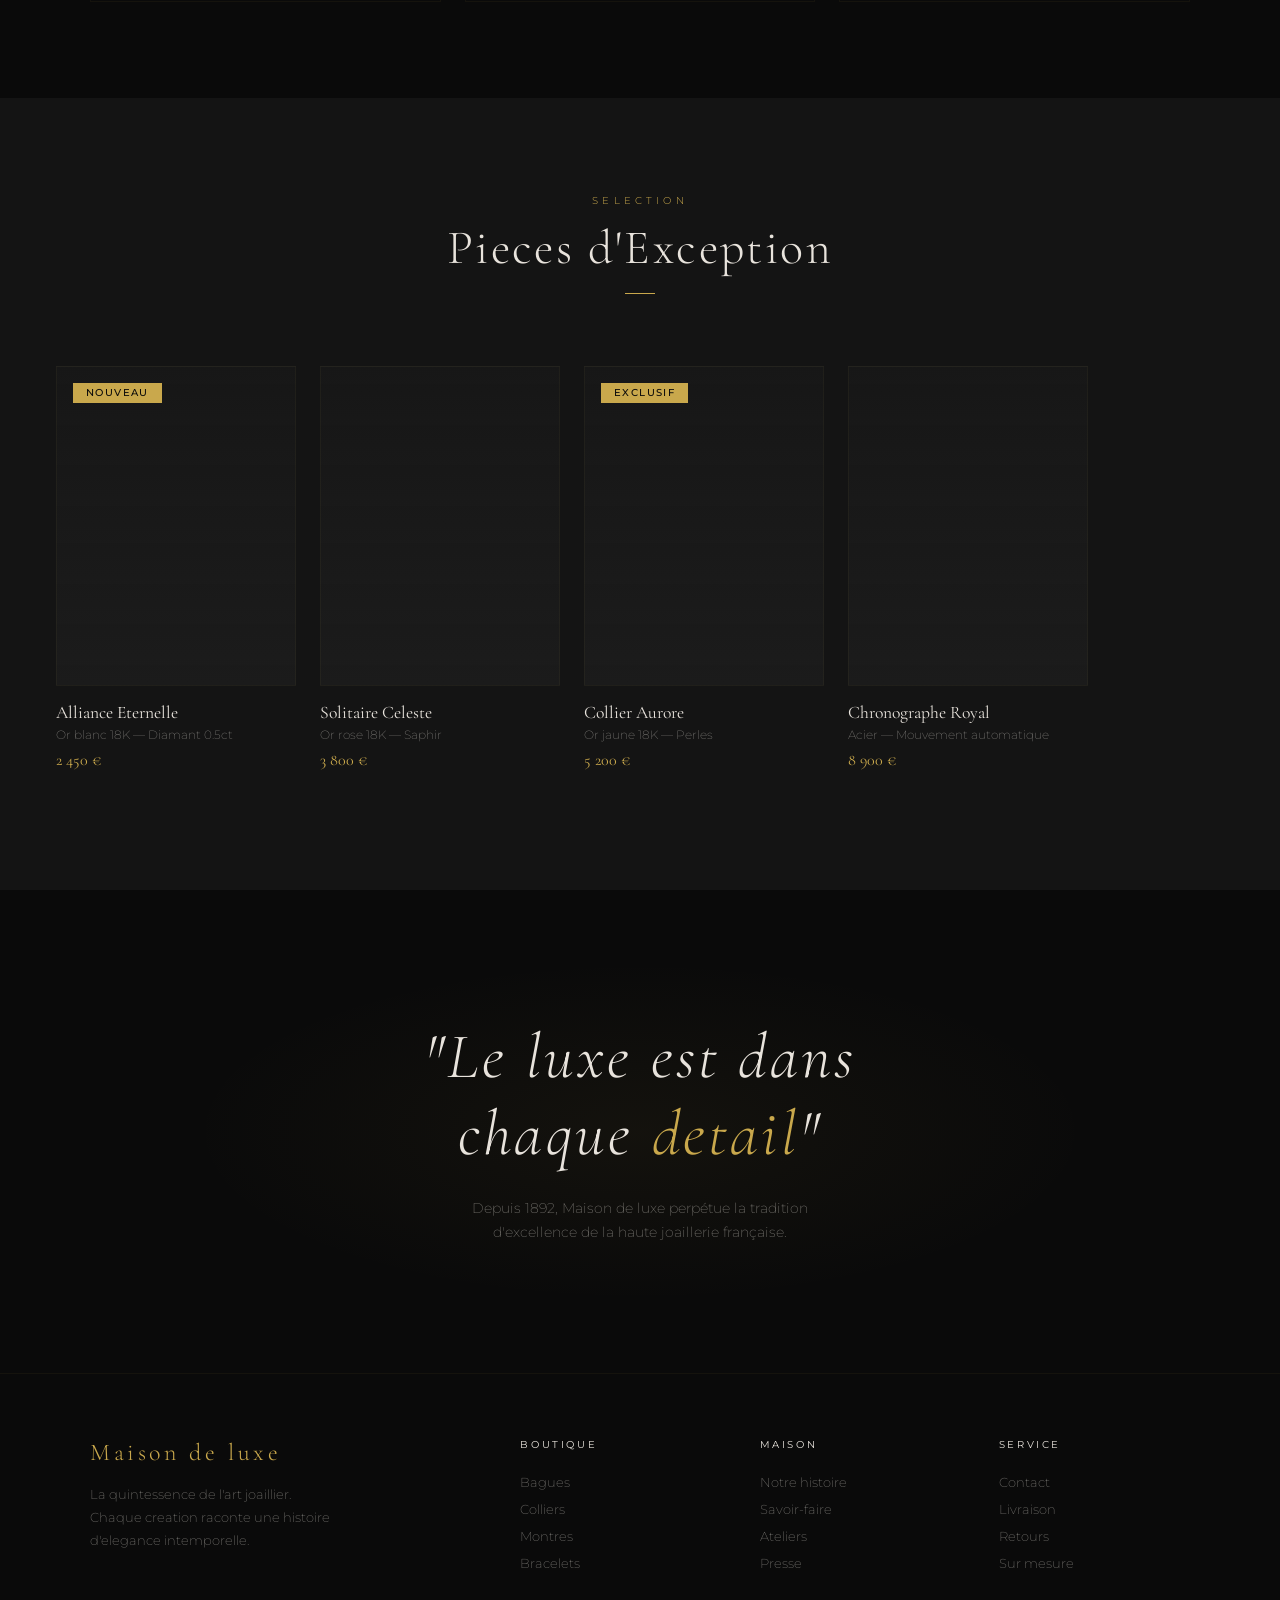
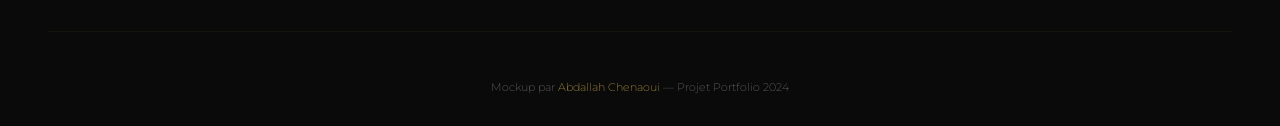
<file: projects/luxury-store/index.html>
<!DOCTYPE html>
<html lang="fr">
<head>
  <meta charset="UTF-8">
  <meta name="viewport" content="width=device-width, initial-scale=1.0">
  <title>Maison de luxe — Joaillerie de Luxe</title>
  <meta name="description" content="Boutique en ligne haut de gamme pour une marque de joaillerie. Design épuré, accents or et expérience d'achat premium.">
  <meta name="robots" content="index, follow">
  <link rel="canonical" href="https://abd-chenaoui.github.io/projects/luxury-store/">
  <meta property="og:title" content="Maison de Luxe — Joaillerie">
  <meta property="og:description" content="E-commerce luxe : joaillerie premium, design épuré et animations sophistiquées.">
  <meta property="og:type" content="website">
  <meta property="og:url" content="https://abd-chenaoui.github.io/projects/luxury-store/">
  <style>
    /* ============================================
       Maison de luxe — Luxury E-Commerce Mockup
       Theme: Or, noir, blanc — elegance absolue
       ============================================ */
    @import url('https://fonts.googleapis.com/css2?family=Cormorant+Garamond:ital,wght@0,300;0,400;0,500;0,600;1,300;1,400&family=Montserrat:wght@200;300;400;500&display=swap');

    :root {
      --gold: #c9a84c;
      --gold-light: #e8d5a3;
      --gold-dark: #8a6d2b;
      --black: #0a0a0a;
      --dark: #141414;
      --gray: #1e1e1e;
      --white: #f5f0eb;
      --text: #e8e3dc;
      --text-dim: rgba(232, 227, 220, 0.5);
      --font-display: 'Cormorant Garamond', serif;
      --font-body: 'Montserrat', sans-serif;
    }

    * { margin: 0; padding: 0; box-sizing: border-box; }
    html { scroll-behavior: smooth; }
    body {
      background: var(--black);
      color: var(--text);
      font-family: var(--font-body);
      overflow-x: hidden;
    }

    /* Noise */
    body::before {
      content: '';
      position: fixed; top: 0; left: 0;
      width: 100%; height: 100%;
      background-image: url("data:image/svg+xml,%3Csvg viewBox='0 0 256 256' xmlns='http://www.w3.org/2000/svg'%3E%3Cfilter id='n'%3E%3CfeTurbulence type='fractalNoise' baseFrequency='0.85' numOctaves='4' stitchTiles='stitch'/%3E%3C/filter%3E%3Crect width='100%25' height='100%25' filter='url(%23n)' opacity='0.025'/%3E%3C/svg%3E");
      pointer-events: none; z-index: 10000;
    }

    /* ======= BACK BUTTON ======= */
    .back-btn {
      position: fixed; top: 1.5rem; left: 1.5rem; z-index: 1000;
      display: flex; align-items: center; gap: 0.5rem;
      padding: 0.75rem 1.2rem; /* min-height 44px — zone tactile WCAG */
      min-height: 44px;
      background: rgba(10, 10, 10, 0.8);
      border: 1px solid rgba(201, 168, 76, 0.2);
      border-radius: 100px;
      color: var(--gold);
      font-family: var(--font-body);
      font-size: 0.7rem; font-weight: 400;
      letter-spacing: 0.15em; text-transform: uppercase;
      text-decoration: none;
      backdrop-filter: blur(10px);
      transition: all 0.4s cubic-bezier(0.16, 1, 0.3, 1);
    }
    .back-btn:hover { background: rgba(201, 168, 76, 0.1); border-color: var(--gold); }
    .back-btn svg { width: 14px; height: 14px; }

    /* ======= TOPBAR ======= */
    .topbar {
      padding: 0.6rem 3rem;
      background: var(--dark);
      border-bottom: 1px solid rgba(201, 168, 76, 0.08);
      display: flex; justify-content: center;
      font-size: 0.65rem; font-weight: 300;
      letter-spacing: 0.3em; text-transform: uppercase;
      color: var(--text-dim);
    }

    /* ======= NAVBAR ======= */
    .navbar {
      padding: 1.5rem 3rem;
      display: flex; align-items: center; justify-content: space-between;
      border-bottom: 1px solid rgba(201, 168, 76, 0.06);
    }
    .logo {
      font-family: var(--font-display);
      font-size: 1.8rem; font-weight: 300;
      letter-spacing: 0.15em;
      color: var(--gold);
    }
    .logo span { font-style: italic; color: var(--text); }
    .nav-links {
      display: flex; gap: 2rem; list-style: none;
    }
    .nav-links a {
      font-size: 0.7rem; font-weight: 300;
      letter-spacing: 0.2em; text-transform: uppercase;
      color: var(--text-dim); text-decoration: none;
      transition: color 0.3s;
    }
    .nav-links a:hover { color: var(--gold); }
    .nav-icons {
      display: flex; gap: 1.5rem; align-items: center;
    }
    .nav-icons svg {
      width: 18px; height: 18px;
      stroke: var(--text-dim);
      fill: none; stroke-width: 1.5;
      cursor: pointer;
      transition: stroke 0.3s;
    }
    .nav-icons svg:hover { stroke: var(--gold); }

    /* ======= HERO ======= */
    .hero {
      position: relative; height: 85vh; height: 85dvh; /* dvh = s'adapte à la barre d'adresse iOS Safari */
      display: flex; align-items: center;
      overflow: hidden;
    }
    .hero-bg {
      position: absolute; top: 0; left: 0;
      width: 100%; height: 100%;
      background:
        linear-gradient(135deg, rgba(10,10,10,0.85) 0%, rgba(20,20,20,0.7) 50%, rgba(10,10,10,0.85) 100%),
        url('https://images.pexels.com/photos/15491851/pexels-photo-15491851.jpeg?auto=compress&cs=tinysrgb&w=1200&fit=crop') center/cover no-repeat;
    }
    /* Decorative circle (watch/jewelry shape) */
    .hero-circle {
      position: absolute; right: 15%; top: 50%;
      transform: translateY(-50%);
      width: 350px; height: 350px;
      border: 1px solid rgba(201, 168, 76, 0.15);
      border-radius: 50%;
      animation: heroCirclePulse 6s ease-in-out infinite;
    }
    .hero-circle::before {
      content: '';
      position: absolute; top: 50%; left: 50%;
      transform: translate(-50%, -50%);
      width: 280px; height: 280px;
      border: 1px solid rgba(201, 168, 76, 0.08);
      border-radius: 50%;
    }
    .hero-circle::after {
      content: '';
      position: absolute; top: 50%; left: 50%;
      transform: translate(-50%, -50%);
      width: 200px; height: 200px;
      background: radial-gradient(circle, rgba(201, 168, 76, 0.06), transparent 70%);
      border-radius: 50%;
    }
    @keyframes heroCirclePulse {
      0%, 100% { transform: translateY(-50%) scale(1); opacity: 0.8; }
      50% { transform: translateY(-50%) scale(1.05); opacity: 1; }
    }

    /* Diamond shape inside */
    .hero-diamond {
      position: absolute; right: calc(15% + 145px); top: calc(50% - 30px);
      width: 60px; height: 60px;
      border: 1px solid rgba(201, 168, 76, 0.25);
      transform: rotate(45deg);
      animation: float 5s ease-in-out infinite;
    }
    @keyframes float {
      0%, 100% { transform: rotate(45deg) translateY(0); }
      50% { transform: rotate(45deg) translateY(-10px); }
    }

    .hero-content {
      position: relative; z-index: 2;
      padding: 0 3rem;
      max-width: 600px;
    }
    .hero-tag {
      font-size: 0.7rem; font-weight: 300;
      letter-spacing: 0.4em; text-transform: uppercase;
      color: var(--gold); margin-bottom: 1.5rem;
    }
    .hero-title {
      font-family: var(--font-display);
      font-size: clamp(3rem, 5vw, 4.5rem);
      font-weight: 300; line-height: 1.1;
      letter-spacing: 0.02em;
    }
    .hero-title em { font-style: italic; color: var(--gold); }
    .hero-desc {
      font-size: 0.9rem; font-weight: 200;
      color: var(--text-dim); line-height: 1.8;
      margin-top: 1.5rem; max-width: 400px;
    }
    .hero-btn {
      display: inline-flex; align-items: center; gap: 0.75rem;
      margin-top: 2.5rem; padding: 1rem 2.5rem;
      border: 1px solid var(--gold);
      font-family: var(--font-body);
      font-size: 0.7rem; font-weight: 400;
      letter-spacing: 0.2em; text-transform: uppercase;
      color: var(--gold); text-decoration: none;
      transition: all 0.5s cubic-bezier(0.16, 1, 0.3, 1);
    }
    .hero-btn:hover {
      background: var(--gold); color: var(--black);
    }

    /* ======= MARQUEE ======= */
    .marquee {
      padding: 1.2rem 0;
      border-top: 1px solid rgba(201, 168, 76, 0.06);
      border-bottom: 1px solid rgba(201, 168, 76, 0.06);
      overflow: hidden; white-space: nowrap;
    }
    .marquee-track {
      display: flex; gap: 3rem;
      animation: marqueeScroll 30s linear infinite;
    }
    .marquee-item {
      font-family: var(--font-display);
      font-size: 0.85rem; font-weight: 300;
      letter-spacing: 0.3em; text-transform: uppercase;
      color: var(--text-dim); flex-shrink: 0;
    }
    .marquee-dot {
      color: var(--gold); margin: 0 1rem;
    }
    @keyframes marqueeScroll {
      from { transform: translateX(0); }
      to { transform: translateX(-50%); }
    }

    /* ======= CATEGORIES ======= */
    .categories {
      padding: 6rem 3rem;
    }
    .section-header {
      text-align: center; margin-bottom: 4rem;
    }
    .section-tag {
      font-size: 0.65rem; font-weight: 300;
      letter-spacing: 0.4em; text-transform: uppercase;
      color: var(--gold); margin-bottom: 0.75rem;
    }
    .section-title {
      font-family: var(--font-display);
      font-size: clamp(2rem, 4vw, 3rem);
      font-weight: 300; letter-spacing: 0.05em;
    }
    .section-line {
      width: 30px; height: 1px;
      background: var(--gold);
      margin: 1rem auto 0;
    }

    .cat-grid {
      display: grid;
      grid-template-columns: repeat(3, 1fr);
      gap: 1.5rem;
      max-width: 1100px; margin: 0 auto;
    }
    .cat-card {
      position: relative; height: 400px;
      overflow: hidden;
      border: 1px solid rgba(201, 168, 76, 0.06);
      cursor: pointer;
      transition: all 0.5s cubic-bezier(0.16, 1, 0.3, 1);
    }
    .cat-card:hover { border-color: rgba(201, 168, 76, 0.2); }
    .cat-card:hover .cat-bg { transform: scale(1.05); }

    .cat-bg {
      position: absolute; top: 0; left: 0;
      width: 100%; height: 100%;
      transition: transform 0.6s cubic-bezier(0.16, 1, 0.3, 1);
    }
    .cat-bg-1 {
      background:
        linear-gradient(to top, rgba(10,10,10,0.85), rgba(20,20,20,0.5)),
        url('https://images.pexels.com/photos/1395306/pexels-photo-1395306.jpeg?auto=compress&cs=tinysrgb&w=500&fit=crop') center/cover no-repeat;
    }
    .cat-bg-2 {
      background:
        linear-gradient(to top, rgba(10,10,10,0.85), rgba(30,30,30,0.5)),
        url('https://images.pexels.com/photos/3266700/pexels-photo-3266700.jpeg?auto=compress&cs=tinysrgb&w=500&fit=crop') center/cover no-repeat;
    }
    .cat-bg-3 {
      background:
        linear-gradient(to top, rgba(10,10,10,0.85), rgba(26,24,18,0.5)),
        url('https://images.pexels.com/photos/325845/pexels-photo-325845.jpeg?auto=compress&cs=tinysrgb&w=500&fit=crop') center/cover no-repeat;
    }

    /* Decorative shapes */
    .cat-shape {
      position: absolute; top: 30%; left: 50%;
      transform: translate(-50%, -50%);
    }
    .shape-ring {
      width: 100px; height: 100px;
      border: 1.5px solid rgba(201, 168, 76, 0.2);
      border-radius: 50%;
    }
    .shape-ring::after {
      content: '';
      position: absolute; top: 50%; left: 50%;
      transform: translate(-50%, -50%);
      width: 12px; height: 12px;
      background: radial-gradient(circle, var(--gold), transparent);
      border-radius: 50%;
    }
    .shape-pendant {
      width: 2px; height: 80px;
      background: linear-gradient(to bottom, var(--gold-light), transparent);
      margin: 0 auto;
    }
    .shape-pendant::after {
      content: '';
      position: absolute; bottom: 0; left: 50%;
      transform: translateX(-50%);
      width: 20px; height: 20px;
      border: 1.5px solid rgba(201, 168, 76, 0.25);
      border-radius: 50%;
    }
    .shape-watch {
      width: 80px; height: 80px;
      border: 1.5px solid rgba(201, 168, 76, 0.2);
      border-radius: 50%;
      position: relative;
    }
    .shape-watch::before {
      content: '';
      position: absolute; top: -20px; left: 50%;
      transform: translateX(-50%);
      width: 30px; height: 20px;
      border: 1.5px solid rgba(201, 168, 76, 0.15);
      border-radius: 5px 5px 0 0;
      border-bottom: none;
    }
    .shape-watch::after {
      content: '';
      position: absolute; top: 50%; left: 50%;
      transform: translate(-50%, -50%);
      width: 3px; height: 25px;
      background: var(--gold);
      transform-origin: bottom center;
      animation: watchHand 4s linear infinite;
    }
    @keyframes watchHand {
      from { transform: translate(-50%, -50%) rotate(0deg); }
      to { transform: translate(-50%, -50%) rotate(360deg); }
    }

    .cat-info {
      position: absolute; bottom: 0; left: 0;
      width: 100%; padding: 2rem;
      background: linear-gradient(to top, rgba(10, 10, 10, 0.95), transparent);
    }
    .cat-name {
      font-family: var(--font-display);
      font-size: 1.5rem; font-weight: 300;
      letter-spacing: 0.1em;
    }
    .cat-count {
      font-size: 0.7rem; font-weight: 300;
      color: var(--gold);
      letter-spacing: 0.15em; text-transform: uppercase;
      margin-top: 0.5rem;
    }

    /* ======= PRODUCTS ======= */
    .products {
      padding: 6rem 3rem;
      background: var(--dark);
    }
    /* Carousel horizontal avec scroll snap — ultra fluide */
    .products-grid {
      display: flex;
      gap: 1.5rem;
      overflow-x: auto;
      overflow-y: visible;
      scroll-snap-type: x mandatory;
      -webkit-overflow-scrolling: touch;
      scrollbar-width: none;
      padding: 0.5rem 0.5rem 1.5rem;
      max-width: 100%;
      cursor: grab;
    }
    .products-grid::-webkit-scrollbar { display: none; }
    .products-grid:active { cursor: grabbing; }

    .product-card {
      flex: 0 0 240px;
      scroll-snap-align: start;
      cursor: pointer;
      transition: transform 0.4s cubic-bezier(0.16,1,0.3,1),
                  box-shadow 0.4s ease;
    }
    .product-card:hover {
      transform: translateY(-8px);
      box-shadow: 0 20px 50px rgba(0,0,0,0.4), 0 0 30px rgba(201,168,76,0.1);
    }

    .product-img {
      position: relative; aspect-ratio: 3/4;
      background: var(--gray);
      border: 1px solid rgba(201, 168, 76, 0.05);
      overflow: hidden;
      display: flex; align-items: center; justify-content: center;
    }
    .product-visual {
      width: 60px; height: 60px;
      border: 1.5px solid rgba(201, 168, 76, 0.15);
      border-radius: 50%;
      display: flex; align-items: center; justify-content: center;
    }
    .product-visual::after {
      content: '';
      width: 8px; height: 8px;
      background: var(--gold);
      border-radius: 50%;
    }
    .product-visual { display: none; }
    .product-card:nth-child(1) .product-img { background: linear-gradient(to top, rgba(30,30,30,0.7), rgba(30,30,30,0.3)), url('https://images.pexels.com/photos/2735981/pexels-photo-2735981.jpeg?auto=compress&cs=tinysrgb&w=400&fit=crop') center/cover no-repeat; }
    .product-card:nth-child(2) .product-img { background: linear-gradient(to top, rgba(30,30,30,0.7), rgba(30,30,30,0.3)), url('https://images.pexels.com/photos/1616096/pexels-photo-1616096.jpeg?auto=compress&cs=tinysrgb&w=400&fit=crop') center/cover no-repeat; }
    .product-card:nth-child(3) .product-img { background: linear-gradient(to top, rgba(30,30,30,0.7), rgba(30,30,30,0.3)), url('https://images.pexels.com/photos/2219195/pexels-photo-2219195.jpeg?auto=compress&cs=tinysrgb&w=400&fit=crop') center/cover no-repeat; }
    .product-card:nth-child(4) .product-img { background: linear-gradient(to top, rgba(30,30,30,0.7), rgba(30,30,30,0.3)), url('https://images.pexels.com/photos/445986/pexels-photo-445986.jpeg?auto=compress&cs=tinysrgb&w=400&fit=crop') center/cover no-repeat; }
    .product-badge {
      position: absolute; top: 1rem; left: 1rem;
      padding: 0.3rem 0.8rem;
      background: var(--gold);
      font-size: 0.6rem; font-weight: 500;
      letter-spacing: 0.15em; text-transform: uppercase;
      color: var(--black);
    }
    .product-name {
      font-family: var(--font-display);
      font-size: 1.1rem; font-weight: 400;
      margin-top: 1rem;
    }
    .product-subtitle {
      font-size: 0.75rem; font-weight: 200;
      color: var(--text-dim); margin-top: 0.25rem;
    }
    .product-price {
      font-family: var(--font-display);
      font-size: 1rem; font-weight: 400;
      color: var(--gold); margin-top: 0.5rem;
    }

    /* ======= BANNER ======= */
    .banner {
      padding: 8rem 3rem;
      text-align: center;
      position: relative;
      background:
        radial-gradient(ellipse at 50% 50%, rgba(201, 168, 76, 0.05), transparent 50%),
        var(--black);
    }
    .banner-title {
      font-family: var(--font-display);
      font-size: clamp(2.5rem, 5vw, 4rem);
      font-weight: 300; font-style: italic;
      letter-spacing: 0.05em;
      max-width: 600px; margin: 0 auto;
    }
    .banner-title span { color: var(--gold); }
    .banner-desc {
      font-size: 0.85rem; font-weight: 200;
      color: var(--text-dim); max-width: 400px;
      margin: 1.5rem auto 0; line-height: 1.8;
    }

    /* ======= FOOTER ======= */
    .lux-footer {
      padding: 4rem 3rem 2rem;
      border-top: 1px solid rgba(201, 168, 76, 0.06);
    }
    .footer-grid {
      display: grid;
      grid-template-columns: 2fr 1fr 1fr 1fr;
      gap: 3rem; max-width: 1100px; margin: 0 auto;
    }
    .footer-brand {
      font-family: var(--font-display);
      font-size: 1.5rem; font-weight: 300;
      color: var(--gold);
      letter-spacing: 0.15em;
    }
    .footer-brand-text {
      font-size: 0.8rem; font-weight: 200;
      color: var(--text-dim); line-height: 1.8;
      margin-top: 1rem; max-width: 250px;
    }
    .footer-col h4 {
      font-family: var(--font-body);
      font-size: 0.65rem; font-weight: 400;
      letter-spacing: 0.25em; text-transform: uppercase;
      color: var(--text); margin-bottom: 1.5rem;
    }
    .footer-col a {
      display: block;
      font-size: 0.8rem; font-weight: 200;
      color: var(--text-dim); text-decoration: none;
      margin-bottom: 0.75rem;
      transition: color 0.3s;
    }
    .footer-col a:hover { color: var(--gold); }

    .footer-bottom {
      text-align: center;
      padding-top: 3rem; margin-top: 3rem;
      border-top: 1px solid rgba(201, 168, 76, 0.06);
      font-size: 0.7rem; font-weight: 200;
      color: var(--text-dim);
    }
    .footer-bottom span { color: var(--gold); }

    /* ======= REVEAL ======= */
    .lux-reveal {
      opacity: 0; transform: translateY(30px);
      transition: all 0.8s cubic-bezier(0.16, 1, 0.3, 1);
    }
    .lux-reveal.visible { opacity: 1; transform: translateY(0); }

    /* ======= RESPONSIVE ======= */
    @media (max-width: 1024px) {
      .cat-grid { grid-template-columns: 1fr 1fr; }
      .products-grid { grid-template-columns: repeat(2, 1fr); }
      .footer-grid { grid-template-columns: 1fr 1fr; }
    }

    @media (max-width: 768px) {
      /* Navigation */
      .navbar { padding: 0.8rem 1.2rem; }
      .nav-links { display: none; }

      /* Hero */
      .hero { height: 60vh; min-height: 420px; }
      .hero-circle, .hero-diamond { display: none; }
      .hero-content { padding: 0 1.2rem; max-width: 100%; text-align: center; }
      .hero-content h1 { font-size: clamp(2rem, 8vw, 3rem); }
      .hero-content p  { font-size: 0.9rem; }
      .hero-btns { justify-content: center; flex-wrap: wrap; gap: 0.8rem; }

      /* Marquee : ok par défaut */

      /* Catégories : 2 colonnes, hauteur réduite */
      .cat-grid { grid-template-columns: 1fr 1fr; gap: 0.6rem; padding: 0 1rem; }
      .cat-card  { height: 200px; }

      /* Carousel : cartes légèrement plus petites sur mobile */
      .product-card { flex: 0 0 200px; }
      .product-img  { aspect-ratio: 2/3; }

      /* Footer */
      .footer-grid { grid-template-columns: 1fr; gap: 1.5rem; }

      /* Back button */
      .back-btn { font-size: 0; padding: 8px 10px; gap: 0; }
      .back-btn svg { display: block; }
    }

    @media (max-width: 480px) {
      .product-card { flex: 0 0 170px; }
      .cat-grid { grid-template-columns: 1fr; }
      .cat-card { height: 160px; }
    }
  </style>
</head>
<body>

  <a href="../../index.html" class="back-btn">
    <svg viewBox="0 0 24 24" fill="none" stroke="currentColor" stroke-width="2">
      <path d="M19 12H5M12 19l-7-7 7-7"/>
    </svg>
    Portfolio
  </a>

  <!-- Topbar -->
  <div class="topbar">Livraison offerte a partir de 500&euro; — Gravure personnalisee gratuite</div>

  <!-- Navbar -->
  <nav class="navbar">
    <div class="logo">Maison <span>de luxe</span></div>
    <ul class="nav-links">
      <li><a href="#">Collections</a></li>
      <li><a href="#">Bagues</a></li>
      <li><a href="#">Colliers</a></li>
      <li><a href="#">Montres</a></li>
      <li><a href="#">Sur Mesure</a></li>
    </ul>
    <div class="nav-icons">
      <svg viewBox="0 0 24 24"><circle cx="11" cy="11" r="8"/><path d="M21 21l-4.35-4.35"/></svg>
      <svg viewBox="0 0 24 24"><path d="M20.84 4.61a5.5 5.5 0 00-7.78 0L12 5.67l-1.06-1.06a5.5 5.5 0 00-7.78 7.78l1.06 1.06L12 21.23l7.78-7.78 1.06-1.06a5.5 5.5 0 000-7.78z"/></svg>
      <svg viewBox="0 0 24 24"><path d="M6 2L3 6v14a2 2 0 002 2h14a2 2 0 002-2V6l-3-4zM3 6h18M16 10a4 4 0 01-8 0"/></svg>
    </div>
  </nav>

  <!-- Hero -->
  <section class="hero">
    <div class="hero-bg"></div>
    <div class="hero-circle"></div>
    <div class="hero-diamond"></div>
    <div class="hero-content">
      <p class="hero-tag">Nouvelle Collection 2024</p>
      <h1 class="hero-title">L'art de la <em>joaillerie</em> depuis 1892</h1>
      <p class="hero-desc">
        Chaque piece est une oeuvre d'art, fabriquee a la main par nos maitres
        artisans avec les materiaux les plus precieux.
      </p>
      <a href="#" class="hero-btn">
        Decouvrir la collection
        <svg width="14" height="14" viewBox="0 0 24 24" fill="none" stroke="currentColor" stroke-width="2">
          <path d="M5 12h14M12 5l7 7-7 7"/>
        </svg>
      </a>
    </div>
  </section>

  <!-- Marquee -->
  <div class="marquee">
    <div class="marquee-track">
      <span class="marquee-item">Or 18 carats</span><span class="marquee-dot">&diams;</span>
      <span class="marquee-item">Diamants certifies</span><span class="marquee-dot">&diams;</span>
      <span class="marquee-item">Fait main en France</span><span class="marquee-dot">&diams;</span>
      <span class="marquee-item">Garantie a vie</span><span class="marquee-dot">&diams;</span>
      <span class="marquee-item">Ecrin offert</span><span class="marquee-dot">&diams;</span>
      <span class="marquee-item">Gravure personnalisee</span><span class="marquee-dot">&diams;</span>
      <span class="marquee-item">Or 18 carats</span><span class="marquee-dot">&diams;</span>
      <span class="marquee-item">Diamants certifies</span><span class="marquee-dot">&diams;</span>
      <span class="marquee-item">Fait main en France</span><span class="marquee-dot">&diams;</span>
      <span class="marquee-item">Garantie a vie</span><span class="marquee-dot">&diams;</span>
      <span class="marquee-item">Ecrin offert</span><span class="marquee-dot">&diams;</span>
      <span class="marquee-item">Gravure personnalisee</span><span class="marquee-dot">&diams;</span>
    </div>
  </div>

  <!-- Categories -->
  <section class="categories">
    <div class="section-header lux-reveal">
      <div class="section-tag">Nos Collections</div>
      <h2 class="section-title">Categories</h2>
      <div class="section-line"></div>
    </div>

    <div class="cat-grid">
      <div class="cat-card lux-reveal">
        <div class="cat-bg cat-bg-1"></div>
        <div class="cat-shape"><div class="shape-ring"></div></div>
        <div class="cat-info">
          <h3 class="cat-name">Bagues</h3>
          <p class="cat-count">24 pieces</p>
        </div>
      </div>
      <div class="cat-card lux-reveal">
        <div class="cat-bg cat-bg-2"></div>
        <div class="cat-shape"><div class="shape-pendant"></div></div>
        <div class="cat-info">
          <h3 class="cat-name">Colliers</h3>
          <p class="cat-count">18 pieces</p>
        </div>
      </div>
      <div class="cat-card lux-reveal">
        <div class="cat-bg cat-bg-3"></div>
        <div class="cat-shape"><div class="shape-watch"></div></div>
        <div class="cat-info">
          <h3 class="cat-name">Montres</h3>
          <p class="cat-count">12 pieces</p>
        </div>
      </div>
    </div>
  </section>

  <!-- Products -->
  <section class="products">
    <div class="section-header lux-reveal">
      <div class="section-tag">Selection</div>
      <h2 class="section-title">Pieces d'Exception</h2>
      <div class="section-line"></div>
    </div>

    <div class="products-grid">
      <div class="product-card lux-reveal">
        <div class="product-img">
          <div class="product-visual"></div>
          <span class="product-badge">Nouveau</span>
        </div>
        <h3 class="product-name">Alliance Eternelle</h3>
        <p class="product-subtitle">Or blanc 18K — Diamant 0.5ct</p>
        <p class="product-price">2 450 &euro;</p>
      </div>
      <div class="product-card lux-reveal">
        <div class="product-img">
          <div class="product-visual"></div>
        </div>
        <h3 class="product-name">Solitaire Celeste</h3>
        <p class="product-subtitle">Or rose 18K — Saphir</p>
        <p class="product-price">3 800 &euro;</p>
      </div>
      <div class="product-card lux-reveal">
        <div class="product-img">
          <div class="product-visual"></div>
          <span class="product-badge">Exclusif</span>
        </div>
        <h3 class="product-name">Collier Aurore</h3>
        <p class="product-subtitle">Or jaune 18K — Perles</p>
        <p class="product-price">5 200 &euro;</p>
      </div>
      <div class="product-card lux-reveal">
        <div class="product-img">
          <div class="product-visual"></div>
        </div>
        <h3 class="product-name">Chronographe Royal</h3>
        <p class="product-subtitle">Acier — Mouvement automatique</p>
        <p class="product-price">8 900 &euro;</p>
      </div>
    </div>
  </section>

  <!-- Banner -->
  <section class="banner lux-reveal">
    <h2 class="banner-title">"Le luxe est dans chaque <span>detail</span>"</h2>
    <p class="banner-desc">
      Depuis 1892, Maison de luxe perpétue la tradition d'excellence
      de la haute joaillerie française.
    </p>
  </section>

  <!-- Footer -->
  <footer class="lux-footer">
    <div class="footer-grid">
      <div>
        <div class="footer-brand">Maison de luxe</div>
        <p class="footer-brand-text">
          La quintessence de l'art joaillier.
          Chaque creation raconte une histoire d'elegance intemporelle.
        </p>
      </div>
      <div class="footer-col">
        <h4>Boutique</h4>
        <a href="#">Bagues</a>
        <a href="#">Colliers</a>
        <a href="#">Montres</a>
        <a href="#">Bracelets</a>
      </div>
      <div class="footer-col">
        <h4>Maison</h4>
        <a href="#">Notre histoire</a>
        <a href="#">Savoir-faire</a>
        <a href="#">Ateliers</a>
        <a href="#">Presse</a>
      </div>
      <div class="footer-col">
        <h4>Service</h4>
        <a href="#">Contact</a>
        <a href="#">Livraison</a>
        <a href="#">Retours</a>
        <a href="#">Sur mesure</a>
      </div>
    </div>
    <div class="footer-bottom">
      Mockup par <span>Abdallah Chenaoui</span> — Projet Portfolio 2024
    </div>
  </footer>

  <script>
    /* Scroll reveal */
    const reveals = document.querySelectorAll('.lux-reveal');
    const observer = new IntersectionObserver((entries) => {
      entries.forEach(entry => {
        if (entry.isIntersecting) {
          entry.target.classList.add('visible');
          observer.unobserve(entry.target);
        }
      });
    }, { threshold: 0.1 });
    reveals.forEach(el => observer.observe(el));

    /* ── Toast "mockup statique" ── */
    const toastCSS = `
      #mockup-toast {
        position: fixed; bottom: 24px; left: 50%; transform: translateX(-50%) translateY(80px);
        background: rgba(10,8,5,0.92); border: 1px solid rgba(201,168,76,0.3);
        color: #e8d5a3; font-size: 13px; font-family: sans-serif;
        padding: 10px 18px; border-radius: 999px;
        backdrop-filter: blur(12px); -webkit-backdrop-filter: blur(12px);
        white-space: nowrap; z-index: 99999; pointer-events: none;
        transition: transform 0.35s cubic-bezier(0.34,1.56,0.64,1), opacity 0.3s;
        opacity: 0;
      }
      #mockup-toast.show { transform: translateX(-50%) translateY(0); opacity: 1; }
    `;
    const style = document.createElement('style');
    style.textContent = toastCSS;
    document.head.appendChild(style);

    const toast = document.createElement('div');
    toast.id = 'mockup-toast';
    toast.textContent = '💎 Mockup statique — fonctionnalité non implémentée';
    document.body.appendChild(toast);

    let toastTimer;
    document.addEventListener('click', e => {
      const target = e.target.closest('button, a, [role="button"]');
      if (!target || target.closest('.back-btn') || target.href?.includes('index.html')) return;
      e.preventDefault();
      clearTimeout(toastTimer);
      toast.classList.add('show');
      toastTimer = setTimeout(() => toast.classList.remove('show'), 2800);
    });
  </script>
</body>
</html>
</file>
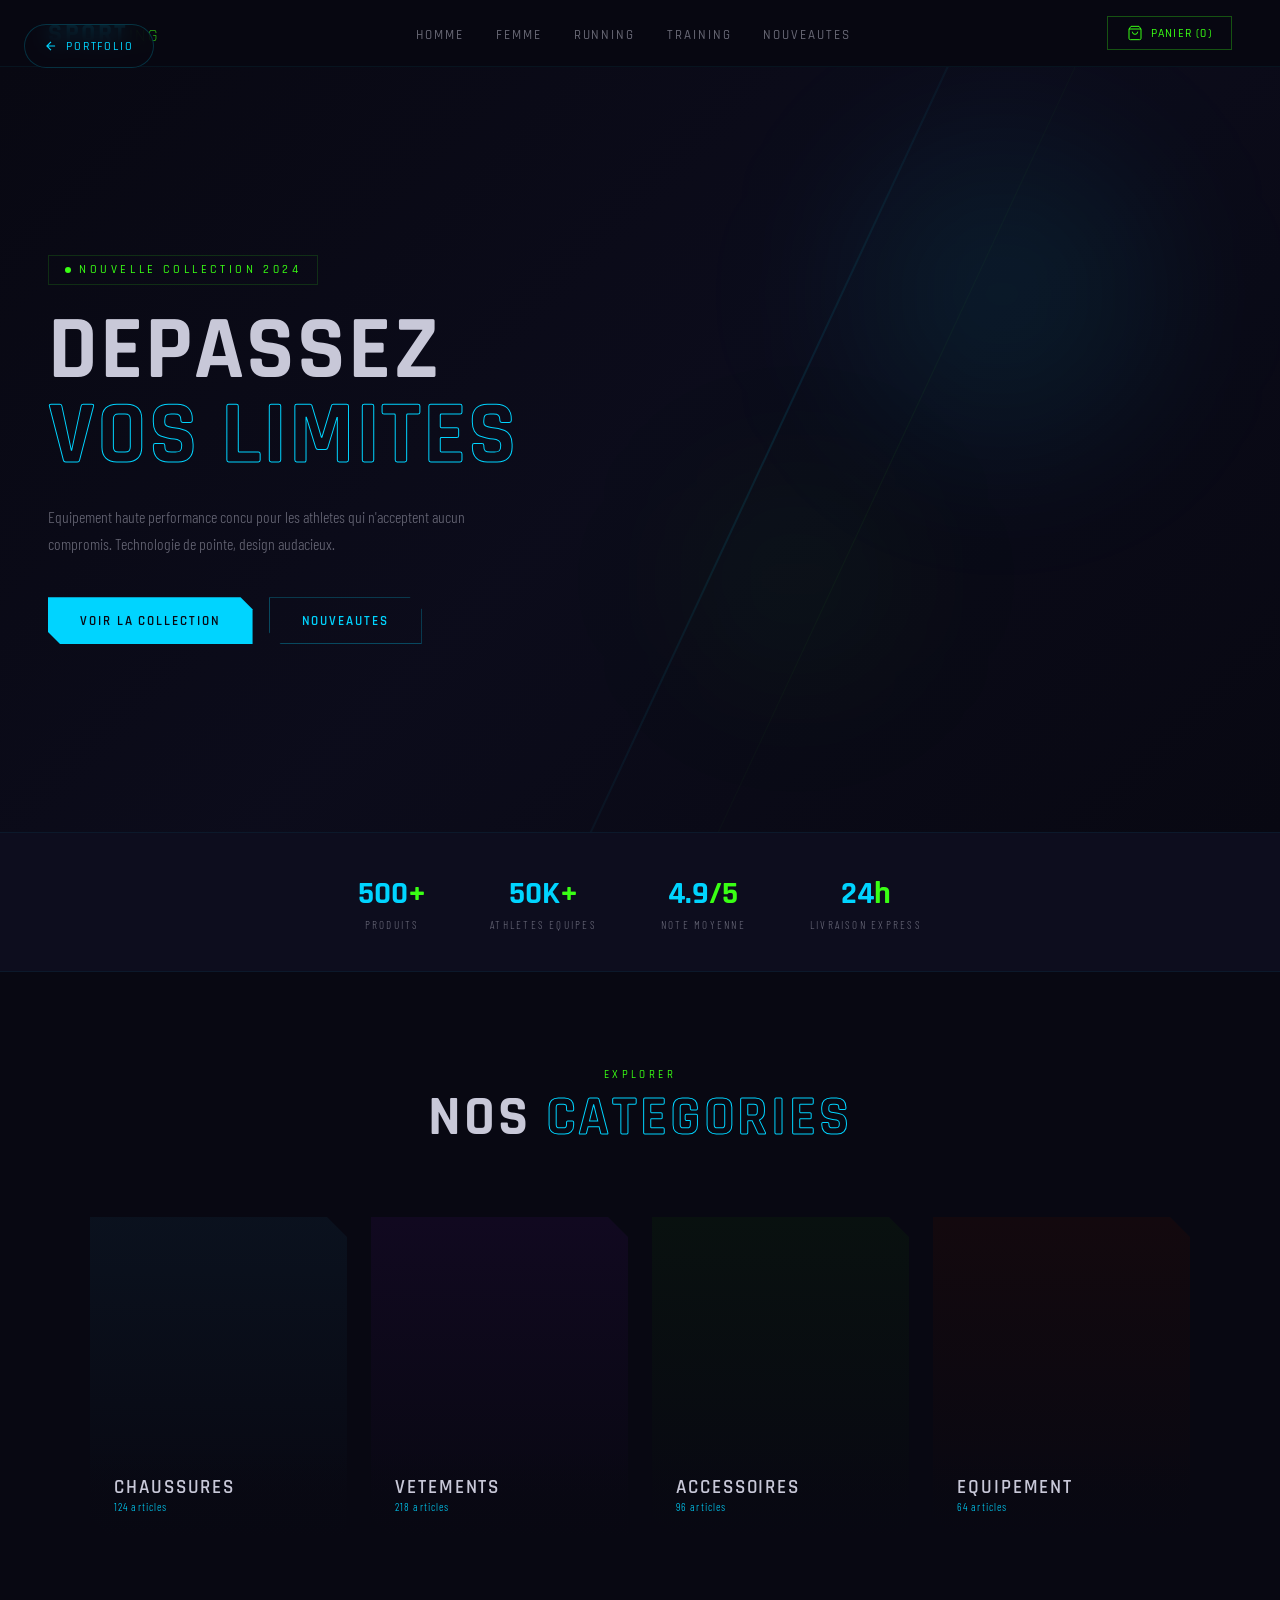
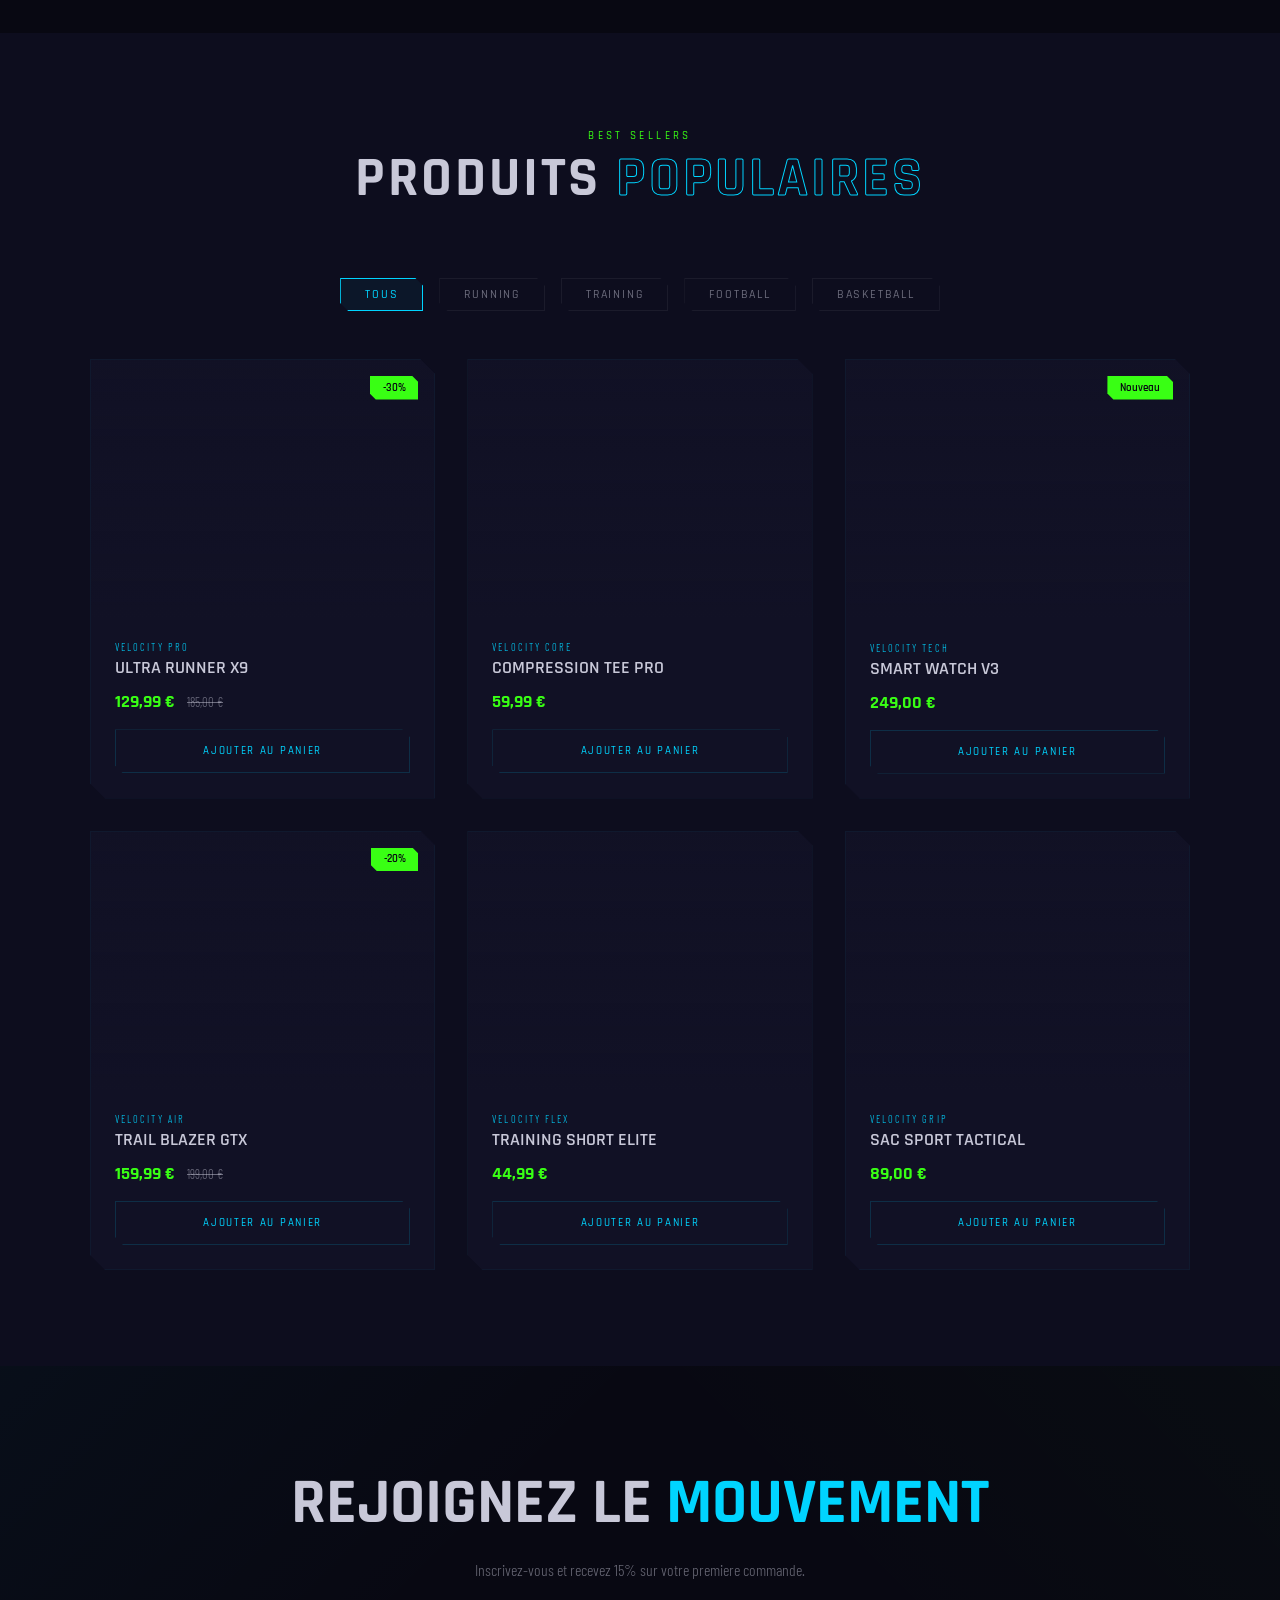
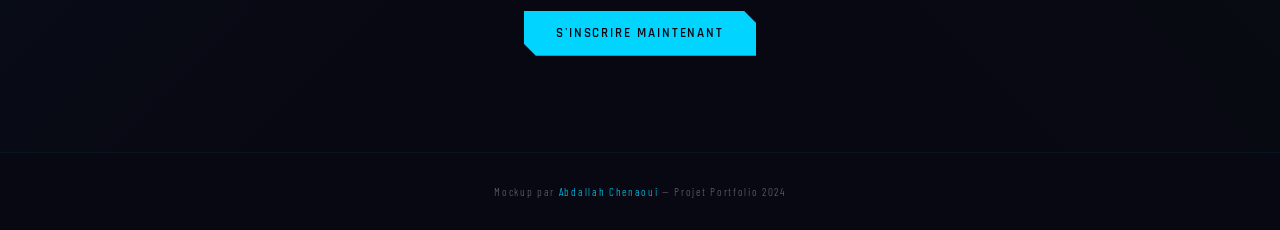
<file: projects/sport-store/index.html>
<!DOCTYPE html>
<html lang="fr">
<head>
  <meta charset="UTF-8">
  <meta name="viewport" content="width=device-width, initial-scale=1.0">
  <title>Sporting — Equipement Sportif</title>
  <meta name="description" content="Boutique d'équipement sportif dynamique. Design énergique, couleurs vives et navigation intuitive.">
  <meta name="robots" content="index, follow">
  <link rel="canonical" href="https://abd-chenaoui.github.io/projects/sport-store/">
  <meta property="og:title" content="Sporting — Équipement Sportif">
  <meta property="og:description" content="E-commerce sport : équipement sportif dynamique avec design énergique.">
  <meta property="og:type" content="website">
  <meta property="og:url" content="https://abd-chenaoui.github.io/projects/sport-store/">
  <style>
    /* ============================================
       Sporting — Sport Equipment Store Mockup
       Theme: Electric blue, neon green, dark, energetic
       ============================================ */
    @import url('https://fonts.googleapis.com/css2?family=Rajdhani:wght@300;400;500;600;700&family=Barlow+Condensed:ital,wght@0,200;0,300;0,400;0,500;0,600;0,700;1,200;1,300&display=swap');

    :root {
      --electric: #00d4ff;
      --neon: #39ff14;
      --neon-dim: rgba(57, 255, 20, 0.15);
      --dark: #080812;
      --dark-mid: #0d0d1e;
      --dark-card: #111125;
      --white: #f0f0f5;
      --text: #c8c8d8;
      --text-dim: rgba(200, 200, 216, 0.5);
      --font-display: 'Rajdhani', sans-serif;
      --font-body: 'Barlow Condensed', sans-serif;
    }

    * { margin: 0; padding: 0; box-sizing: border-box; }
    html { scroll-behavior: smooth; }
    body {
      background: var(--dark);
      color: var(--text);
      font-family: var(--font-body);
      overflow-x: hidden;
    }

    /* ======= BACK BUTTON ======= */
    .back-btn {
      position: fixed; top: 1.5rem; left: 1.5rem; z-index: 1000;
      display: flex; align-items: center; gap: 0.5rem;
      padding: 0.75rem 1.2rem; /* 0.75rem × 2 + font ≈ 44px — zone tactile minimum mobile */
      min-height: 44px; /* WCAG 2.5.8 : cible tactile 44×44px minimum */
      background: rgba(8, 8, 18, 0.8);
      border: 1px solid rgba(0, 212, 255, 0.2);
      border-radius: 100px;
      color: var(--electric);
      font-family: var(--font-display);
      font-size: 0.75rem; font-weight: 500;
      letter-spacing: 0.15em; text-transform: uppercase;
      text-decoration: none;
      backdrop-filter: blur(10px);
      transition: all 0.3s;
    }
    .back-btn:hover { background: rgba(0, 212, 255, 0.1); border-color: var(--electric); }
    .back-btn svg { width: 14px; height: 14px; }

    /* ======= NAVBAR ======= */
    .sp-nav {
      padding: 1rem 3rem;
      display: flex; align-items: center; justify-content: space-between;
      border-bottom: 1px solid rgba(0, 212, 255, 0.06);
      background: rgba(8, 8, 18, 0.9);
      backdrop-filter: blur(10px);
      position: sticky; top: 0; z-index: 100;
    }
    .sp-logo {
      font-family: var(--font-display);
      font-size: 1.6rem; font-weight: 700;
      letter-spacing: 0.1em; text-transform: uppercase;
    }
    .sp-logo span { color: var(--electric); }
    .sp-logo em {
      font-style: normal; font-weight: 300;
      color: var(--neon); font-size: 0.7em;
    }
    .sp-nav-links {
      display: flex; gap: 2rem; list-style: none;
    }
    .sp-nav-links a {
      font-family: var(--font-display);
      font-size: 0.8rem; font-weight: 500;
      letter-spacing: 0.15em; text-transform: uppercase;
      color: var(--text-dim); text-decoration: none;
      transition: color 0.3s;
    }
    .sp-nav-links a:hover { color: var(--electric); }
    .sp-cart {
      display: flex; align-items: center; gap: 0.5rem;
      padding: 0.5rem 1.2rem;
      border: 1px solid rgba(57, 255, 20, 0.3);
      font-family: var(--font-display);
      font-size: 0.75rem; font-weight: 500;
      letter-spacing: 0.1em; text-transform: uppercase;
      color: var(--neon);
      cursor: pointer;
      transition: all 0.3s;
    }
    .sp-cart:hover { background: var(--neon-dim); }
    .sp-cart svg { width: 16px; height: 16px; stroke: var(--neon); fill: none; }

    /* ======= HERO ======= */
    .sp-hero {
      position: relative;
      height: 85vh;
      display: flex; align-items: center;
      overflow: hidden;
    }
    .sp-hero-bg {
      position: absolute; top: 0; left: 0;
      width: 100%; height: 100%;
      background:
        linear-gradient(135deg, rgba(8,8,18,0.88) 0%, rgba(13,13,30,0.75) 50%, rgba(8,8,18,0.88) 100%),
        url('https://images.pexels.com/photos/1598505/pexels-photo-1598505.jpeg?auto=compress&cs=tinysrgb&w=1200&fit=crop') center/cover no-repeat;
    }
    /* Diagonal energy lines */
    .sp-hero-lines {
      position: absolute; top: 0; left: 0;
      width: 100%; height: 100%;
      overflow: hidden;
    }
    .sp-hero-lines::before {
      content: '';
      position: absolute;
      top: -50%; left: 60%;
      width: 2px; height: 200%;
      background: linear-gradient(to bottom, transparent, rgba(0, 212, 255, 0.1), transparent);
      transform: rotate(25deg);
    }
    .sp-hero-lines::after {
      content: '';
      position: absolute;
      top: -50%; left: 70%;
      width: 1px; height: 200%;
      background: linear-gradient(to bottom, transparent, rgba(57, 255, 20, 0.05), transparent);
      transform: rotate(25deg);
    }
    /* Glow orbs */
    .sp-orb {
      position: absolute; border-radius: 50%;
      filter: blur(80px);
    }
    .sp-orb-1 {
      width: 300px; height: 300px;
      background: rgba(0, 212, 255, 0.08);
      top: 10%; right: 10%;
    }
    .sp-orb-2 {
      width: 200px; height: 200px;
      background: rgba(57, 255, 20, 0.05);
      bottom: 20%; right: 30%;
    }
    /* Speed lines */
    .speed-line {
      position: absolute;
      height: 2px;
      background: linear-gradient(to right, transparent, var(--electric), transparent);
      opacity: 0;
      animation: speedLine 3s ease-in-out infinite;
    }
    .speed-line:nth-child(1) { top: 30%; left: 0; width: 200px; animation-delay: 0s; }
    .speed-line:nth-child(2) { top: 50%; left: 0; width: 150px; animation-delay: 0.5s; }
    .speed-line:nth-child(3) { top: 70%; left: 0; width: 250px; animation-delay: 1s; }
    @keyframes speedLine {
      0% { opacity: 0; transform: translateX(-100px); }
      30% { opacity: 0.5; }
      70% { opacity: 0.5; }
      100% { opacity: 0; transform: translateX(calc(100% + 100px)); } /* 100% au lieu de 100vw pour éviter l'overflow horizontal */
    }

    .sp-hero-content {
      position: relative; z-index: 2;
      padding: 0 3rem;
      max-width: 700px;
    }
    .sp-hero-tag {
      display: inline-flex; align-items: center; gap: 0.5rem;
      font-family: var(--font-display);
      font-size: 0.75rem; font-weight: 500;
      letter-spacing: 0.3em; text-transform: uppercase;
      color: var(--neon);
      padding: 0.4rem 1rem;
      border: 1px solid var(--neon-dim);
      margin-bottom: 1.5rem;
    }
    .sp-hero-tag::before {
      content: '';
      width: 6px; height: 6px;
      background: var(--neon);
      border-radius: 50%;
      animation: blink 1.5s ease-in-out infinite;
    }
    @keyframes blink {
      0%, 100% { opacity: 1; }
      50% { opacity: 0.3; }
    }
    .sp-hero-title {
      font-family: var(--font-display);
      font-size: clamp(3.5rem, 7vw, 6rem);
      font-weight: 700; line-height: 0.95;
      letter-spacing: 0.02em;
      text-transform: uppercase;
    }
    .sp-hero-title span {
      display: block;
      -webkit-text-stroke: 1px var(--electric);
      -webkit-text-fill-color: transparent;
    }
    .sp-hero-desc {
      font-size: 1rem; font-weight: 300;
      color: var(--text-dim);
      margin-top: 1.5rem; max-width: 450px;
      line-height: 1.7;
    }
    .sp-hero-btns {
      display: flex; gap: 1rem; margin-top: 2.5rem;
    }
    .sp-btn {
      display: inline-flex; align-items: center; gap: 0.5rem;
      padding: 0.9rem 2rem;
      font-family: var(--font-display);
      font-size: 0.8rem; font-weight: 600;
      letter-spacing: 0.15em; text-transform: uppercase;
      text-decoration: none;
      clip-path: polygon(0 0, calc(100% - 12px) 0, 100% 12px, 100% 100%, 12px 100%, 0 calc(100% - 12px));
      transition: all 0.3s;
      cursor: pointer;
    }
    .sp-btn-primary {
      background: var(--electric);
      color: var(--dark);
    }
    .sp-btn-primary:hover {
      background: #33e0ff;
      box-shadow: 0 0 30px rgba(0, 212, 255, 0.3);
    }
    .sp-btn-ghost {
      background: transparent;
      border: 1px solid rgba(0, 212, 255, 0.3);
      color: var(--electric);
    }
    .sp-btn-ghost:hover {
      background: rgba(0, 212, 255, 0.1);
    }

    /* ======= STATS BAR ======= */
    .sp-stats {
      display: flex; justify-content: center; gap: 4rem;
      padding: 2.5rem 0;
      border-top: 1px solid rgba(0, 212, 255, 0.06);
      border-bottom: 1px solid rgba(0, 212, 255, 0.06);
      background: var(--dark-mid);
    }
    .sp-stat {
      text-align: center;
    }
    .sp-stat-num {
      font-family: var(--font-display);
      font-size: 2rem; font-weight: 700;
      color: var(--electric);
    }
    .sp-stat-num span { color: var(--neon); }
    .sp-stat-label {
      font-size: 0.7rem; font-weight: 300;
      letter-spacing: 0.2em; text-transform: uppercase;
      color: var(--text-dim);
      margin-top: 0.25rem;
    }

    /* ======= CATEGORIES DIAGONAL ======= */
    .sp-categories {
      padding: 6rem 3rem;
      position: relative;
    }
    .sp-section-header {
      text-align: center; margin-bottom: 4rem;
    }
    .sp-section-tag {
      font-family: var(--font-display);
      font-size: 0.7rem; font-weight: 500;
      letter-spacing: 0.3em; text-transform: uppercase;
      color: var(--neon);
    }
    .sp-section-title {
      font-family: var(--font-display);
      font-size: clamp(2.5rem, 5vw, 3.5rem);
      font-weight: 700; text-transform: uppercase;
      letter-spacing: 0.05em;
    }
    .sp-section-title span {
      -webkit-text-stroke: 1px var(--electric);
      -webkit-text-fill-color: transparent;
    }

    .sp-cat-grid {
      display: grid;
      grid-template-columns: repeat(4, 1fr);
      gap: 1.5rem;
      max-width: 1100px; margin: 0 auto;
    }
    .sp-cat-card {
      position: relative; height: 320px;
      overflow: hidden;
      clip-path: polygon(0 0, calc(100% - 20px) 0, 100% 20px, 100% 100%, 20px 100%, 0 calc(100% - 20px));
      cursor: pointer;
      transition: all 0.4s;
    }
    .sp-cat-card:hover { transform: translateY(-5px); }
    .sp-cat-card:hover .sp-cat-bg { transform: scale(1.05); }

    .sp-cat-bg {
      position: absolute; top: 0; left: 0;
      width: 100%; height: 100%;
      transition: transform 0.5s;
    }
    .sp-cat-bg-1 {
      background: linear-gradient(to top, rgba(8,8,18,0.85), rgba(13,27,42,0.5)), url('https://images.pexels.com/photos/2529147/pexels-photo-2529147.jpeg?auto=compress&cs=tinysrgb&w=400&fit=crop') center/cover no-repeat;
    }
    .sp-cat-bg-2 {
      background: linear-gradient(to top, rgba(8,8,18,0.85), rgba(26,10,46,0.5)), url('https://images.pexels.com/photos/6311387/pexels-photo-6311387.jpeg?auto=compress&cs=tinysrgb&w=400&fit=crop') center/cover no-repeat;
    }
    .sp-cat-bg-3 {
      background: linear-gradient(to top, rgba(8,8,18,0.85), rgba(10,26,13,0.5)), url('https://images.pexels.com/photos/3621185/pexels-photo-3621185.jpeg?auto=compress&cs=tinysrgb&w=400&fit=crop') center/cover no-repeat;
    }
    .sp-cat-bg-4 {
      background: linear-gradient(to top, rgba(8,8,18,0.85), rgba(30,10,10,0.5)), url('https://images.pexels.com/photos/4753987/pexels-photo-4753987.jpeg?auto=compress&cs=tinysrgb&w=400&fit=crop') center/cover no-repeat;
    }

    .sp-cat-info {
      position: absolute; bottom: 0; left: 0;
      width: 100%; padding: 1.5rem;
      background: linear-gradient(to top, rgba(8, 8, 18, 0.95), transparent);
    }
    .sp-cat-name {
      font-family: var(--font-display);
      font-size: 1.2rem; font-weight: 600;
      text-transform: uppercase; letter-spacing: 0.1em;
    }
    .sp-cat-count {
      font-size: 0.7rem; font-weight: 300;
      color: var(--electric);
      letter-spacing: 0.1em;
    }

    /* ======= PRODUCTS GRID ======= */
    .sp-products {
      padding: 6rem 3rem;
      background: var(--dark-mid);
    }
    .sp-products-filter {
      display: flex; justify-content: center; gap: 1rem;
      margin-bottom: 3rem; flex-wrap: wrap;
    }
    .sp-filter-btn {
      padding: 0.5rem 1.5rem;
      font-family: var(--font-display);
      font-size: 0.75rem; font-weight: 500;
      letter-spacing: 0.15em; text-transform: uppercase;
      color: var(--text-dim);
      border: 1px solid rgba(255, 255, 255, 0.06);
      background: transparent;
      cursor: pointer;
      transition: all 0.3s;
      clip-path: polygon(0 0, calc(100% - 8px) 0, 100% 8px, 100% 100%, 8px 100%, 0 calc(100% - 8px));
    }
    .sp-filter-btn:hover, .sp-filter-btn.active {
      border-color: var(--electric);
      color: var(--electric);
      background: rgba(0, 212, 255, 0.05);
    }
    .sp-products-grid {
      display: grid;
      grid-template-columns: repeat(3, 1fr);
      gap: 2rem;
      max-width: 1100px; margin: 0 auto;
    }
    .sp-product {
      background: var(--dark-card);
      border: 1px solid rgba(0, 212, 255, 0.04);
      transition: all 0.4s;
      cursor: pointer;
      clip-path: polygon(0 0, calc(100% - 15px) 0, 100% 15px, 100% 100%, 15px 100%, 0 calc(100% - 15px));
    }
    .sp-product:hover {
      border-color: rgba(0, 212, 255, 0.15);
      transform: translateY(-5px);
      box-shadow: 0 15px 40px rgba(0, 0, 0, 0.3);
    }
    .sp-product-img {
      position: relative; aspect-ratio: 4/3;
      background: rgba(0, 212, 255, 0.02);
      display: flex; align-items: center; justify-content: center;
      overflow: hidden;
    }
    .sp-product-shape {
      width: 60px; height: 60px;
      border: 2px solid rgba(0, 212, 255, 0.1);
      border-radius: 50%;
      position: relative;
    }
    .sp-product-shape::after {
      content: '';
      position: absolute; top: 50%; left: 50%;
      transform: translate(-50%, -50%);
      width: 20px; height: 20px;
      background: rgba(0, 212, 255, 0.1);
      border-radius: 50%;
    }
    .sp-product:nth-child(1) .sp-product-img { background: linear-gradient(to top, rgba(17,17,37,0.6), rgba(17,17,37,0.3)), url('https://images.pexels.com/photos/8268988/pexels-photo-8268988.jpeg?auto=compress&cs=tinysrgb&w=400&fit=crop') center/cover no-repeat; }
    .sp-product:nth-child(2) .sp-product-img { background: linear-gradient(to top, rgba(17,17,37,0.6), rgba(17,17,37,0.3)), url('https://images.pexels.com/photos/6311387/pexels-photo-6311387.jpeg?auto=compress&cs=tinysrgb&w=400&fit=crop') center/cover no-repeat; }
    .sp-product:nth-child(3) .sp-product-img { background: linear-gradient(to top, rgba(17,17,37,0.6), rgba(17,17,37,0.3)), url('https://images.pexels.com/photos/437037/pexels-photo-437037.jpeg?auto=compress&cs=tinysrgb&w=400&fit=crop') center/cover no-repeat; }
    .sp-product:nth-child(4) .sp-product-img { background: linear-gradient(to top, rgba(17,17,37,0.6), rgba(17,17,37,0.3)), url('https://images.pexels.com/photos/2529147/pexels-photo-2529147.jpeg?auto=compress&cs=tinysrgb&w=400&fit=crop') center/cover no-repeat; }
    .sp-product:nth-child(5) .sp-product-img { background: linear-gradient(to top, rgba(17,17,37,0.6), rgba(17,17,37,0.3)), url('https://images.pexels.com/photos/3621185/pexels-photo-3621185.jpeg?auto=compress&cs=tinysrgb&w=400&fit=crop') center/cover no-repeat; }
    .sp-product:nth-child(6) .sp-product-img { background: linear-gradient(to top, rgba(17,17,37,0.6), rgba(17,17,37,0.3)), url('https://images.pexels.com/photos/4753987/pexels-photo-4753987.jpeg?auto=compress&cs=tinysrgb&w=400&fit=crop') center/cover no-repeat; }
    .sp-product-shape { display: none; }
    .sp-product-discount {
      position: absolute; top: 1rem; right: 1rem;
      padding: 0.3rem 0.8rem;
      background: var(--neon);
      font-family: var(--font-display);
      font-size: 0.7rem; font-weight: 600;
      color: var(--dark);
      clip-path: polygon(0 0, calc(100% - 6px) 0, 100% 6px, 100% 100%, 6px 100%, 0 calc(100% - 6px));
    }
    .sp-product-info {
      padding: 1.5rem;
    }
    .sp-product-brand {
      font-size: 0.65rem; font-weight: 300;
      letter-spacing: 0.2em; text-transform: uppercase;
      color: var(--electric);
    }
    .sp-product-name {
      font-family: var(--font-display);
      font-size: 1.1rem; font-weight: 600;
      text-transform: uppercase;
      margin-top: 0.25rem;
    }
    .sp-product-price-row {
      display: flex; align-items: center; gap: 0.75rem;
      margin-top: 0.75rem;
    }
    .sp-product-price {
      font-family: var(--font-display);
      font-size: 1.1rem; font-weight: 700;
      color: var(--neon);
    }
    .sp-product-old-price {
      font-size: 0.8rem; font-weight: 300;
      color: var(--text-dim);
      text-decoration: line-through;
    }
    .sp-add-btn {
      display: flex; align-items: center; justify-content: center;
      gap: 0.5rem;
      width: 100%; padding: 0.8rem;
      min-height: 44px; /* zone tactile minimum WCAG */
      margin-top: 1rem;
      background: transparent;
      border: 1px solid rgba(0, 212, 255, 0.15);
      font-family: var(--font-display);
      font-size: 0.7rem; font-weight: 500;
      letter-spacing: 0.15em; text-transform: uppercase;
      color: var(--electric);
      cursor: pointer;
      transition: all 0.3s;
      clip-path: polygon(0 0, calc(100% - 8px) 0, 100% 8px, 100% 100%, 8px 100%, 0 calc(100% - 8px));
    }
    .sp-add-btn:hover {
      background: rgba(0, 212, 255, 0.1);
      border-color: var(--electric);
    }

    /* ======= CTA BANNER ======= */
    .sp-cta {
      padding: 6rem 3rem;
      text-align: center;
      position: relative;
      overflow: hidden;
    }
    .sp-cta::before {
      content: '';
      position: absolute; top: 0; left: 0;
      width: 100%; height: 100%;
      background:
        linear-gradient(135deg, rgba(0, 212, 255, 0.03), transparent 40%),
        linear-gradient(225deg, rgba(57, 255, 20, 0.02), transparent 40%);
    }
    .sp-cta h2 {
      font-family: var(--font-display);
      font-size: clamp(2.5rem, 5vw, 4rem);
      font-weight: 700; text-transform: uppercase;
      position: relative;
    }
    .sp-cta h2 span { color: var(--electric); }
    .sp-cta p {
      font-size: 1rem; font-weight: 300;
      color: var(--text-dim);
      margin: 1rem auto 2rem;
      max-width: 500px;
    }

    /* ======= FOOTER ======= */
    .sp-footer {
      padding: 2rem 3rem;
      border-top: 1px solid rgba(0, 212, 255, 0.06);
      text-align: center;
      font-size: 0.7rem; font-weight: 300;
      letter-spacing: 0.15em;
      color: var(--text-dim);
    }
    .sp-footer span { color: var(--electric); }

    /* ======= REVEAL ======= */
    .sp-reveal {
      opacity: 0; transform: translateY(30px);
      transition: all 0.7s cubic-bezier(0.16, 1, 0.3, 1);
    }
    .sp-reveal.visible { opacity: 1; transform: translateY(0); }

    /* ======= RESPONSIVE ======= */
    @media (max-width: 1024px) {
      .sp-cat-grid { grid-template-columns: repeat(2, 1fr); }
      .sp-products-grid { grid-template-columns: repeat(2, 1fr); }
    }

    @media (max-width: 768px) {
      /* Navigation */
      .sp-nav-links { display: none; }
      .sp-nav { padding: 0 1.2rem; }

      /* Hero */
      .sp-hero { height: 70vh; min-height: 480px; }
      .sp-hero-content { padding: 0 1.2rem; max-width: 100%; }
      .sp-hero-content h1 { font-size: clamp(2rem, 8vw, 3rem); }
      .sp-hero-content p { font-size: 0.9rem; }
      .sp-hero-btns { flex-wrap: wrap; gap: 0.8rem; }
      .sp-speed-line { display: none; } /* retire les lignes de vitesse sur mobile */

      /* Stats bar */
      .sp-stats { gap: 1.5rem; flex-wrap: wrap; padding: 1.2rem; justify-content: center; }
      .sp-stat-val { font-size: 1.4rem; }

      /* Categories : 2 colonnes, hauteur réduite */
      .sp-cat-grid { grid-template-columns: 1fr 1fr; gap: 0.6rem; padding: 0 1rem; }
      .sp-cat-card { height: 180px; }
      .sp-cat-card h3 { font-size: 0.9rem; }

      /* Produits : 2 colonnes sur mobile (pas 1) */
      .sp-products-grid { grid-template-columns: 1fr 1fr; gap: 0.8rem; padding: 0 1rem; }
      .sp-product-img { aspect-ratio: 3/2; } /* moins haut qu'en 4/3 */
      .sp-product-info { padding: 0.8rem; }
      .sp-product-name { font-size: 0.85rem; }
      .sp-product-price { font-size: 1rem; }

      /* Back button */
      .back-btn { font-size: 0; padding: 8px 10px; gap: 0; }
      .back-btn svg { display: block; }
    }

    @media (max-width: 480px) {
      /* Produits : 1 colonne seulement sur très petit écran */
      .sp-products-grid { grid-template-columns: 1fr; }
      .sp-product-img { aspect-ratio: 16/9; }
      .sp-cat-grid { grid-template-columns: 1fr; }
      .sp-cat-card { height: 160px; }
    }
  </style>
</head>
<body>

  <a href="../../index.html" class="back-btn">
    <svg viewBox="0 0 24 24" fill="none" stroke="currentColor" stroke-width="2">
      <path d="M19 12H5M12 19l-7-7 7-7"/>
    </svg>
    Portfolio
  </a>

  <!-- Navbar -->
  <nav class="sp-nav">
    <div class="sp-logo"><span>SPORT</span><em>ING</em></div>
    <ul class="sp-nav-links">
      <li><a href="#">Homme</a></li>
      <li><a href="#">Femme</a></li>
      <li><a href="#">Running</a></li>
      <li><a href="#">Training</a></li>
      <li><a href="#">Nouveautes</a></li>
    </ul>
    <div class="sp-cart">
      <svg viewBox="0 0 24 24" stroke-width="1.5"><path d="M6 2L3 6v14a2 2 0 002 2h14a2 2 0 002-2V6l-3-4zM3 6h18M16 10a4 4 0 01-8 0"/></svg>
      Panier (0)
    </div>
  </nav>

  <!-- Hero -->
  <section class="sp-hero">
    <div class="sp-hero-bg"></div>
    <div class="sp-hero-lines"></div>
    <div class="sp-orb sp-orb-1"></div>
    <div class="sp-orb sp-orb-2"></div>
    <div class="speed-line"></div>
    <div class="speed-line"></div>
    <div class="speed-line"></div>

    <div class="sp-hero-content">
      <div class="sp-hero-tag">Nouvelle collection 2024</div>
      <h1 class="sp-hero-title">
        DEPASSEZ<br>
        <span>VOS LIMITES</span>
      </h1>
      <p class="sp-hero-desc">
        Equipement haute performance concu pour les athletes qui n'acceptent
        aucun compromis. Technologie de pointe, design audacieux.
      </p>
      <div class="sp-hero-btns">
        <a href="#" class="sp-btn sp-btn-primary">Voir la collection</a>
        <a href="#" class="sp-btn sp-btn-ghost">Nouveautes</a>
      </div>
    </div>
  </section>

  <!-- Stats -->
  <div class="sp-stats sp-reveal">
    <div class="sp-stat">
      <div class="sp-stat-num">500<span>+</span></div>
      <div class="sp-stat-label">Produits</div>
    </div>
    <div class="sp-stat">
      <div class="sp-stat-num">50K<span>+</span></div>
      <div class="sp-stat-label">Athletes equipes</div>
    </div>
    <div class="sp-stat">
      <div class="sp-stat-num">4.9<span>/5</span></div>
      <div class="sp-stat-label">Note moyenne</div>
    </div>
    <div class="sp-stat">
      <div class="sp-stat-num">24<span>h</span></div>
      <div class="sp-stat-label">Livraison express</div>
    </div>
  </div>

  <!-- Categories -->
  <section class="sp-categories">
    <div class="sp-section-header sp-reveal">
      <div class="sp-section-tag">Explorer</div>
      <h2 class="sp-section-title">NOS <span>CATEGORIES</span></h2>
    </div>
    <div class="sp-cat-grid">
      <div class="sp-cat-card sp-reveal">
        <div class="sp-cat-bg sp-cat-bg-1"></div>
        <div class="sp-cat-info">
          <h3 class="sp-cat-name">Chaussures</h3>
          <p class="sp-cat-count">124 articles</p>
        </div>
      </div>
      <div class="sp-cat-card sp-reveal">
        <div class="sp-cat-bg sp-cat-bg-2"></div>
        <div class="sp-cat-info">
          <h3 class="sp-cat-name">Vetements</h3>
          <p class="sp-cat-count">218 articles</p>
        </div>
      </div>
      <div class="sp-cat-card sp-reveal">
        <div class="sp-cat-bg sp-cat-bg-3"></div>
        <div class="sp-cat-info">
          <h3 class="sp-cat-name">Accessoires</h3>
          <p class="sp-cat-count">96 articles</p>
        </div>
      </div>
      <div class="sp-cat-card sp-reveal">
        <div class="sp-cat-bg sp-cat-bg-4"></div>
        <div class="sp-cat-info">
          <h3 class="sp-cat-name">Equipement</h3>
          <p class="sp-cat-count">64 articles</p>
        </div>
      </div>
    </div>
  </section>

  <!-- Products -->
  <section class="sp-products">
    <div class="sp-section-header sp-reveal">
      <div class="sp-section-tag">Best sellers</div>
      <h2 class="sp-section-title">PRODUITS <span>POPULAIRES</span></h2>
    </div>

    <div class="sp-products-filter sp-reveal">
      <button class="sp-filter-btn active">Tous</button>
      <button class="sp-filter-btn">Running</button>
      <button class="sp-filter-btn">Training</button>
      <button class="sp-filter-btn">Football</button>
      <button class="sp-filter-btn">Basketball</button>
    </div>

    <div class="sp-products-grid">
      <div class="sp-product sp-reveal">
        <div class="sp-product-img">
          <div class="sp-product-shape"></div>
          <span class="sp-product-discount">-30%</span>
        </div>
        <div class="sp-product-info">
          <div class="sp-product-brand">Velocity Pro</div>
          <h3 class="sp-product-name">Ultra Runner X9</h3>
          <div class="sp-product-price-row">
            <span class="sp-product-price">129,99 &euro;</span>
            <span class="sp-product-old-price">185,00 &euro;</span>
          </div>
          <button type="button" class="sp-add-btn">Ajouter au panier</button>
        </div>
      </div>

      <div class="sp-product sp-reveal">
        <div class="sp-product-img">
          <div class="sp-product-shape"></div>
        </div>
        <div class="sp-product-info">
          <div class="sp-product-brand">Velocity Core</div>
          <h3 class="sp-product-name">Compression Tee Pro</h3>
          <div class="sp-product-price-row">
            <span class="sp-product-price">59,99 &euro;</span>
          </div>
          <button type="button" class="sp-add-btn">Ajouter au panier</button>
        </div>
      </div>

      <div class="sp-product sp-reveal">
        <div class="sp-product-img">
          <div class="sp-product-shape"></div>
          <span class="sp-product-discount">Nouveau</span>
        </div>
        <div class="sp-product-info">
          <div class="sp-product-brand">Velocity Tech</div>
          <h3 class="sp-product-name">Smart Watch V3</h3>
          <div class="sp-product-price-row">
            <span class="sp-product-price">249,00 &euro;</span>
          </div>
          <button type="button" class="sp-add-btn">Ajouter au panier</button>
        </div>
      </div>

      <div class="sp-product sp-reveal">
        <div class="sp-product-img">
          <div class="sp-product-shape"></div>
          <span class="sp-product-discount">-20%</span>
        </div>
        <div class="sp-product-info">
          <div class="sp-product-brand">Velocity Air</div>
          <h3 class="sp-product-name">Trail Blazer GTX</h3>
          <div class="sp-product-price-row">
            <span class="sp-product-price">159,99 &euro;</span>
            <span class="sp-product-old-price">199,00 &euro;</span>
          </div>
          <button type="button" class="sp-add-btn">Ajouter au panier</button>
        </div>
      </div>

      <div class="sp-product sp-reveal">
        <div class="sp-product-img">
          <div class="sp-product-shape"></div>
        </div>
        <div class="sp-product-info">
          <div class="sp-product-brand">Velocity Flex</div>
          <h3 class="sp-product-name">Training Short Elite</h3>
          <div class="sp-product-price-row">
            <span class="sp-product-price">44,99 &euro;</span>
          </div>
          <button type="button" class="sp-add-btn">Ajouter au panier</button>
        </div>
      </div>

      <div class="sp-product sp-reveal">
        <div class="sp-product-img">
          <div class="sp-product-shape"></div>
        </div>
        <div class="sp-product-info">
          <div class="sp-product-brand">Velocity Grip</div>
          <h3 class="sp-product-name">Sac Sport Tactical</h3>
          <div class="sp-product-price-row">
            <span class="sp-product-price">89,00 &euro;</span>
          </div>
          <button type="button" class="sp-add-btn">Ajouter au panier</button>
        </div>
      </div>
    </div>
  </section>

  <!-- CTA -->
  <section class="sp-cta sp-reveal">
    <h2>REJOIGNEZ LE <span>MOUVEMENT</span></h2>
    <p>Inscrivez-vous et recevez 15% sur votre premiere commande.</p>
    <a href="#" class="sp-btn sp-btn-primary">S'inscrire maintenant</a>
  </section>

  <!-- Footer -->
  <footer class="sp-footer">
    Mockup par <span>Abdallah Chenaoui</span> — Projet Portfolio 2024
  </footer>

  <script>
    const reveals = document.querySelectorAll('.sp-reveal');
    const observer = new IntersectionObserver((entries) => {
      entries.forEach(entry => {
        if (entry.isIntersecting) {
          entry.target.classList.add('visible');
          observer.unobserve(entry.target);
        }
      });
    }, { threshold: 0.1 });
    reveals.forEach(el => observer.observe(el));

    /* Filter buttons toggle */
    document.querySelectorAll('.sp-filter-btn').forEach(btn => {
      btn.addEventListener('click', () => {
        document.querySelectorAll('.sp-filter-btn').forEach(b => b.classList.remove('active'));
        btn.classList.add('active');
      });
    });

    /* ── Mini panier demo ── */
    let cartCount = 0;

    // Toast notification
    function spToast(msg) {
      let t = document.getElementById('sp-toast');
      if (!t) {
        t = document.createElement('div');
        t.id = 'sp-toast';
        t.style.cssText = [
          'position:fixed','bottom:1.5rem','left:50%','transform:translateX(-50%) translateY(20px)',
          'background:#0d0d1e','border:1px solid var(--neon)','color:var(--neon)',
          'padding:.65rem 1.4rem','border-radius:100px','font-size:.8rem','font-weight:600',
          'pointer-events:none','opacity:0','transition:all .3s','z-index:9999','white-space:nowrap'
        ].join(';');
        document.body.appendChild(t);
      }
      t.textContent = msg;
      t.style.opacity = '1';
      t.style.transform = 'translateX(-50%) translateY(0)';
      clearTimeout(t._timer);
      t._timer = setTimeout(() => {
        t.style.opacity = '0';
        t.style.transform = 'translateX(-50%) translateY(20px)';
      }, 2500);
    }

    // Boutons "Ajouter au panier"
    document.querySelectorAll('.sp-add-btn').forEach(btn => {
      btn.addEventListener('click', () => {
        cartCount++;
        const cartEl = document.querySelector('.sp-cart');
        if (cartEl) {
          cartEl.textContent = '';
          // Reconstruire avec icône SVG + compteur
          const svg = document.createElementNS('http://www.w3.org/2000/svg','svg');
          svg.setAttribute('viewBox','0 0 24 24');
          svg.setAttribute('stroke-width','1.5');
          svg.innerHTML = '<path d="M6 2L3 6v14a2 2 0 002 2h14a2 2 0 002-2V6l-3-4zM3 6h18M16 10a4 4 0 01-8 0"/>';
          cartEl.appendChild(svg);
          cartEl.appendChild(document.createTextNode(` Panier (${cartCount})`));
        }
        // Animation du bouton
        btn.textContent = '✓ Ajouté !';
        btn.style.background = 'var(--neon)';
        btn.style.color = '#080812';
        setTimeout(() => {
          btn.textContent = 'Ajouter au panier';
          btn.style.background = '';
          btn.style.color = '';
        }, 1500);
        spToast('Produit ajouté au panier');
      });
    });

    // Clic sur le panier header
    document.querySelector('.sp-cart')?.addEventListener('click', () => {
      if (cartCount === 0) {
        spToast('Votre panier est vide');
      } else {
        spToast(`${cartCount} article${cartCount>1?'s':''} dans le panier`);
      }
    });

    /* ── Toast "mockup statique" ── */
    (() => {
      const toastCSS = `
        #mockup-toast {
          position: fixed; bottom: 24px; left: 50%; transform: translateX(-50%) translateY(80px);
          background: rgba(10,10,25,0.92); border: 1px solid rgba(0,212,255,0.25);
          color: #a0d8ef; font-size: 13px; font-family: sans-serif;
          padding: 10px 18px; border-radius: 999px;
          backdrop-filter: blur(12px); -webkit-backdrop-filter: blur(12px);
          white-space: nowrap; z-index: 99999; pointer-events: none;
          transition: transform 0.35s cubic-bezier(0.34,1.56,0.64,1), opacity 0.3s;
          opacity: 0;
        }
        #mockup-toast.show { transform: translateX(-50%) translateY(0); opacity: 1; }
      `;
      const style = document.createElement('style');
      style.textContent = toastCSS;
      document.head.appendChild(style);

      const toast = document.createElement('div');
      toast.id = 'mockup-toast';
      toast.textContent = '⚡ Mockup statique — fonctionnalité non implémentée';
      document.body.appendChild(toast);

      let toastTimer;
      document.addEventListener('click', e => {
        const target = e.target.closest('button, a, [role="button"]');
        /* Exclure : retour portfolio, panier (qui a déjà son propre toast) */
        if (!target || target.closest('.back-btn') || target.closest('.sp-cart-btn') ||
            target.href?.includes('index.html')) return;
        clearTimeout(toastTimer);
        toast.classList.add('show');
        toastTimer = setTimeout(() => toast.classList.remove('show'), 2800);
      });
    })();
  </script>
</body>
</html>
</file>
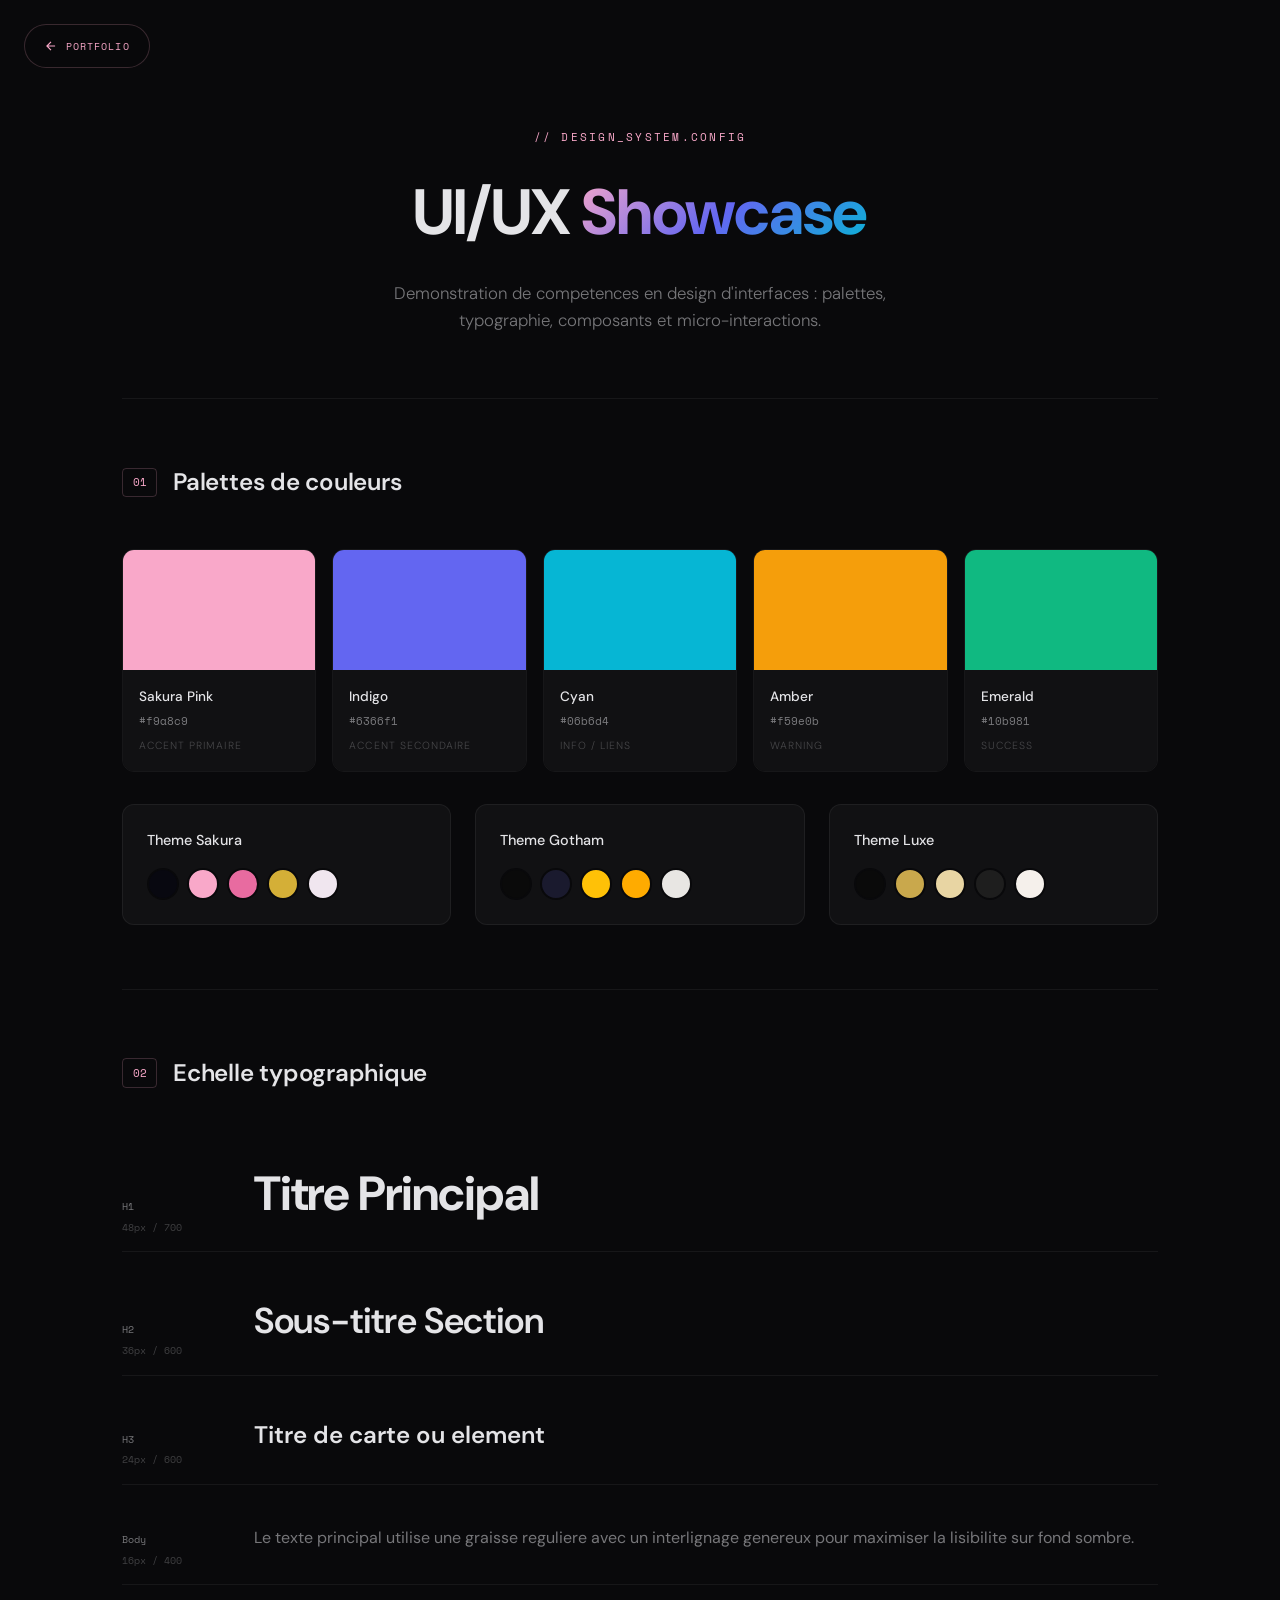
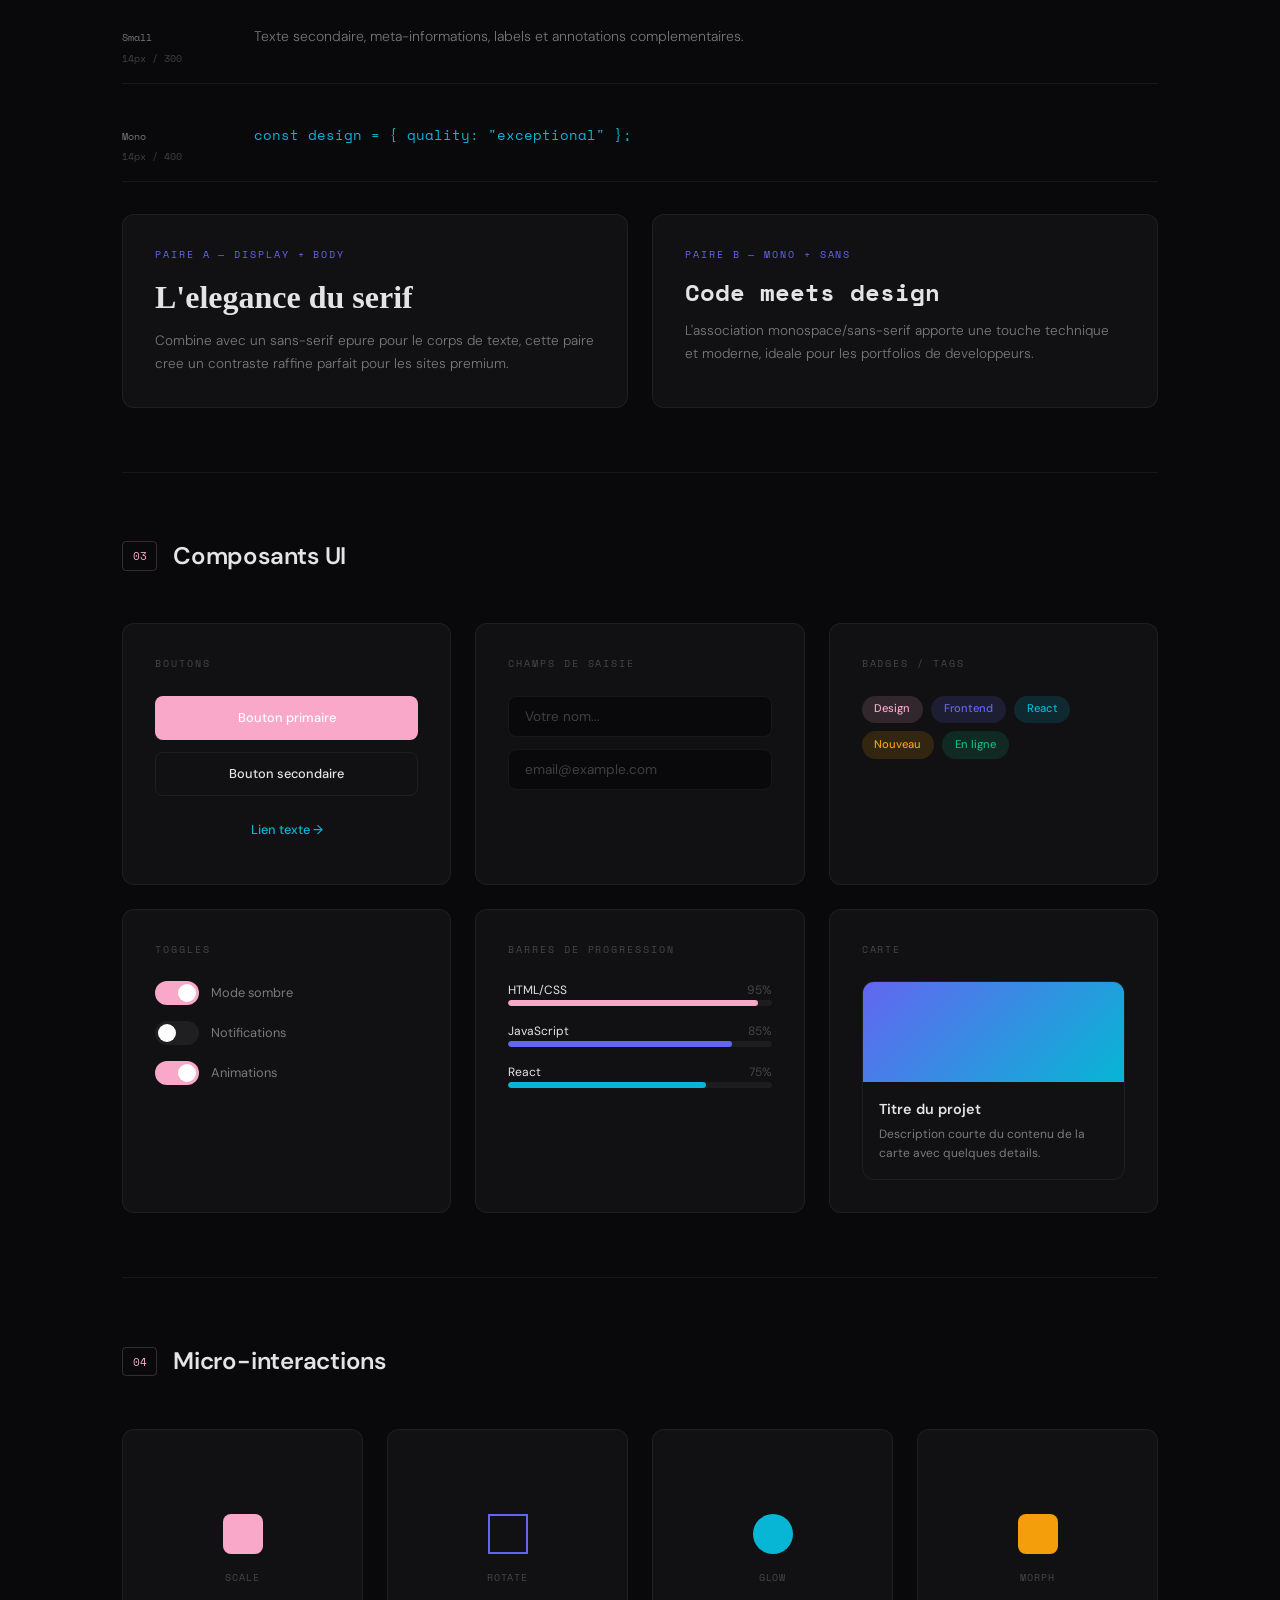
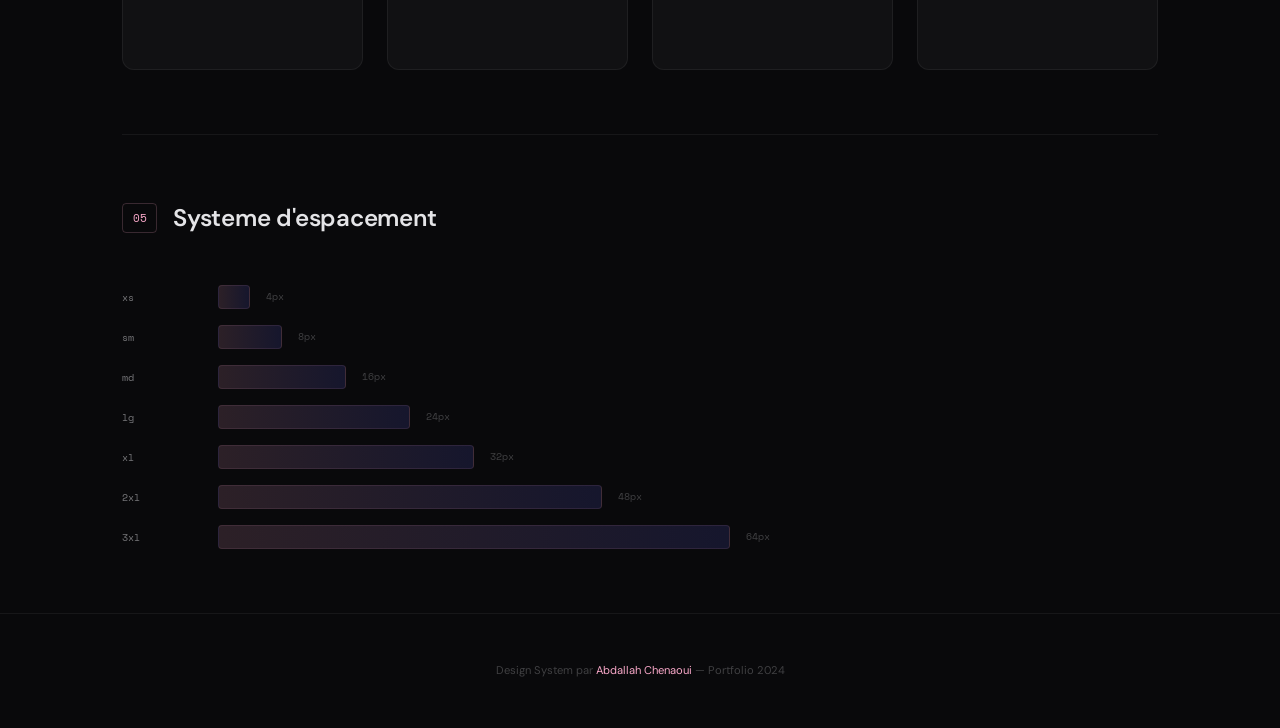
<file: projects/ui-ux/index.html>
<!DOCTYPE html>
<html lang="fr">
<head>
  <meta charset="UTF-8">
  <meta name="viewport" content="width=device-width, initial-scale=1.0, viewport-fit=cover"><!-- viewport-fit=cover = safe-area iPhone notch -->
  <title>UI/UX Showcase — Design System</title>
  <meta name="description" content="Vitrine de compétences UI/UX : design system, palettes, typographies, composants réutilisables et micro-interactions.">
  <meta name="robots" content="index, follow">
  <link rel="canonical" href="https://abd-chenaoui.github.io/projects/ui-ux/">
  <meta property="og:title" content="UI/UX Showcase — Design System">
  <meta property="og:description" content="Showcase de compétences en design d'interfaces : design system, composants et micro-interactions.">
  <meta property="og:type" content="website">
  <meta property="og:url" content="https://abd-chenaoui.github.io/projects/ui-ux/">
  <style>
    /* ============================================
       UI/UX Design Showcase
       Theme: Dark with vibrant accent gradients
       ============================================ */
    @import url('https://fonts.googleapis.com/css2?family=Space+Mono:ital,wght@0,400;0,700;1,400&family=DM+Sans:ital,opsz,wght@0,9..40,200;0,9..40,300;0,9..40,400;0,9..40,500;0,9..40,600;0,9..40,700;1,9..40,300;1,9..40,400&display=swap');

    :root {
      --accent-1: #f9a8c9;
      --accent-2: #6366f1;
      --accent-3: #06b6d4;
      --accent-4: #f59e0b;
      --accent-5: #10b981;
      --bg: #09090b;
      --bg-card: #111113;
      --bg-card-2: #18181b;
      --border: rgba(255, 255, 255, 0.06);
      --text: #e4e4e7;
      --text-dim: rgba(228, 228, 231, 0.5);
      --text-ghost: rgba(228, 228, 231, 0.25);
      --font-mono: 'Space Mono', monospace;
      --font-sans: 'DM Sans', sans-serif;
    }

    * { margin: 0; padding: 0; box-sizing: border-box; }
    html { scroll-behavior: smooth; }
    body {
      background: var(--bg);
      color: var(--text);
      font-family: var(--font-sans);
      overflow-x: hidden;
      line-height: 1.6;
    }

    /* ======= BACK BUTTON ======= */
    /* Accessibilité clavier — focus visible sur tous les éléments interactifs */
    :focus-visible {
      outline: 2px solid var(--accent-1);
      outline-offset: 3px;
      border-radius: 4px;
    }

    .back-btn {
      position: fixed; top: 1.5rem; left: 1.5rem; z-index: 1000;
      display: flex; align-items: center; gap: 0.5rem;
      padding: 0.75rem 1.2rem; /* 0.75rem × 2 ≈ 44px min — zone tactile WCAG */
      min-height: 44px;
      background: rgba(9, 9, 11, 0.8);
      border: 1px solid rgba(249, 168, 201, 0.2);
      border-radius: 100px;
      color: var(--accent-1);
      font-family: var(--font-mono);
      font-size: 0.65rem;
      letter-spacing: 0.1em; text-transform: uppercase;
      text-decoration: none;
      backdrop-filter: blur(10px);
      transition: all 0.3s;
    }
    .back-btn:hover { background: rgba(249, 168, 201, 0.08); }
    .back-btn svg { width: 14px; height: 14px; }

    /* ======= CONTAINER ======= */
    .ux-container { max-width: 1100px; margin: 0 auto; padding: 0 2rem; }

    /* ======= HEADER ======= */
    .ux-header {
      padding: 8rem 0 4rem;
      text-align: center;
    }
    .ux-header-tag {
      font-family: var(--font-mono);
      font-size: 0.7rem;
      letter-spacing: 0.2em; text-transform: uppercase;
      color: var(--accent-1);
      margin-bottom: 1rem;
    }
    .ux-header-title {
      font-size: clamp(2.5rem, 5vw, 4rem);
      font-weight: 700;
      letter-spacing: -0.02em;
    }
    .ux-header-title span {
      background: linear-gradient(135deg, var(--accent-1), var(--accent-2), var(--accent-3));
      -webkit-background-clip: text;
      -webkit-text-fill-color: transparent;
      background-clip: text;
    }
    .ux-header-desc {
      font-size: 1.05rem; font-weight: 300;
      color: var(--text-dim);
      max-width: 550px; margin: 1rem auto 0;
    }

    /* ======= SECTION ======= */
    .ux-section {
      padding: 4rem 0;
      border-top: 1px solid var(--border);
    }
    .ux-section-header {
      display: flex; align-items: center; gap: 1rem;
      margin-bottom: 3rem;
    }
    .ux-section-num {
      font-family: var(--font-mono);
      font-size: 0.7rem; color: var(--accent-1);
      padding: 0.3rem 0.6rem;
      border: 1px solid rgba(249, 168, 201, 0.2);
      border-radius: 4px;
    }
    .ux-section-title {
      font-size: 1.5rem; font-weight: 600;
      letter-spacing: -0.01em;
    }

    /* ======= COLOR PALETTES ======= */
    .palette-grid {
      display: grid;
      grid-template-columns: repeat(5, 1fr);
      gap: 1rem;
    }
    .palette-card {
      border-radius: 12px; overflow: hidden;
      border: 1px solid var(--border);
      transition: transform 0.3s;
    }
    .palette-card:hover { transform: translateY(-4px); }
    .palette-swatch {
      height: 120px;
    }
    .palette-info {
      padding: 1rem;
      background: var(--bg-card);
    }
    .palette-name {
      font-size: 0.85rem; font-weight: 500;
    }
    .palette-hex {
      font-family: var(--font-mono);
      font-size: 0.7rem;
      color: var(--text-dim); margin-top: 0.25rem;
    }
    .palette-use {
      font-size: 0.65rem; font-weight: 300;
      color: var(--text-ghost); margin-top: 0.5rem;
      text-transform: uppercase; letter-spacing: 0.1em;
    }

    /* Named palettes */
    .palette-themes {
      display: grid;
      grid-template-columns: repeat(3, 1fr);
      gap: 1.5rem;
      margin-top: 2rem;
    }
    .palette-theme {
      padding: 1.5rem;
      border: 1px solid var(--border);
      border-radius: 12px;
      background: var(--bg-card);
    }
    .palette-theme-name {
      font-size: 0.9rem; font-weight: 500;
      margin-bottom: 1rem;
    }
    .palette-theme-colors {
      display: flex; gap: 0.5rem;
    }
    .palette-theme-dot {
      width: 32px; height: 32px;
      border-radius: 50%;
      border: 2px solid var(--bg);
      transition: transform 0.3s;
    }
    .palette-theme-dot:hover { transform: scale(1.2); }

    /* ======= TYPOGRAPHY ======= */
    .type-scale {
      display: flex; flex-direction: column; gap: 1.5rem;
    }
    .type-row {
      display: grid;
      grid-template-columns: 100px 1fr;
      gap: 2rem;
      align-items: baseline;
      padding: 1rem 0;
      border-bottom: 1px solid var(--border);
    }
    .type-meta {
      font-family: var(--font-mono);
      font-size: 0.65rem;
      color: var(--text-dim);
    }
    .type-meta span {
      display: block; margin-top: 0.25rem;
      color: var(--text-ghost);
    }
    .type-h1 { font-size: 3rem; font-weight: 700; letter-spacing: -0.02em; }
    .type-h2 { font-size: 2.25rem; font-weight: 600; letter-spacing: -0.01em; }
    .type-h3 { font-size: 1.5rem; font-weight: 600; }
    .type-body { font-size: 1rem; font-weight: 400; color: var(--text-dim); }
    .type-small { font-size: 0.875rem; font-weight: 300; color: var(--text-dim); }
    .type-mono { font-family: var(--font-mono); font-size: 0.875rem; color: var(--accent-3); }

    .font-pairing {
      display: grid;
      grid-template-columns: 1fr 1fr;
      gap: 1.5rem;
      margin-top: 2rem;
    }
    .font-pair-card {
      padding: 2rem;
      border: 1px solid var(--border);
      border-radius: 12px;
      background: var(--bg-card);
    }
    .font-pair-label {
      font-family: var(--font-mono);
      font-size: 0.6rem;
      letter-spacing: 0.2em; text-transform: uppercase;
      color: var(--accent-2);
      margin-bottom: 1rem;
    }
    .font-pair-display {
      font-size: 2rem; font-weight: 600;
      line-height: 1.2; margin-bottom: 0.75rem;
    }
    .font-pair-body {
      font-size: 0.85rem; font-weight: 300;
      color: var(--text-dim); line-height: 1.7;
    }

    /* ======= COMPONENTS ======= */
    .comp-grid {
      display: grid;
      grid-template-columns: repeat(3, 1fr);
      gap: 1.5rem;
    }
    .comp-card {
      padding: 2rem;
      border: 1px solid var(--border);
      border-radius: 12px;
      background: var(--bg-card);
    }
    .comp-label {
      font-family: var(--font-mono);
      font-size: 0.6rem;
      letter-spacing: 0.2em; text-transform: uppercase;
      color: var(--text-ghost);
      margin-bottom: 1.5rem;
    }

    /* Buttons component */
    .comp-buttons { display: flex; flex-direction: column; gap: 0.75rem; }
    .demo-btn {
      display: inline-flex; align-items: center; justify-content: center;
      padding: 0.7rem 1.5rem;
      min-height: 44px; /* zone tactile WCAG sur mobile */
      font-family: var(--font-sans);
      font-size: 0.8rem; font-weight: 500;
      border: none; border-radius: 8px;
      cursor: pointer;
      transition: all 0.3s cubic-bezier(0.16, 1, 0.3, 1);
    }
    .demo-btn-primary {
      background: var(--accent-1);
      color: white;
    }
    .demo-btn-primary:hover {
      background: #ff8fbb;
      transform: translateY(-2px);
      box-shadow: 0 8px 25px rgba(249, 168, 201, 0.3);
    }
    .demo-btn-secondary {
      background: transparent;
      color: var(--text);
      border: 1px solid var(--border);
    }
    .demo-btn-secondary:hover {
      border-color: var(--accent-2);
      color: var(--accent-2);
      background: rgba(99, 102, 241, 0.05);
    }
    .demo-btn-ghost {
      background: transparent;
      color: var(--accent-3);
      padding: 0.5rem 0;
    }
    .demo-btn-ghost:hover { text-decoration: underline; }

    /* Input component */
    .comp-inputs { display: flex; flex-direction: column; gap: 0.75rem; }
    .demo-input {
      padding: 0.7rem 1rem;
      background: var(--bg);
      border: 1px solid var(--border);
      border-radius: 8px;
      font-family: var(--font-sans);
      font-size: 0.85rem;
      color: var(--text);
      outline: none;
      transition: all 0.3s;
    }
    .demo-input:focus {
      border-color: var(--accent-1);
      box-shadow: 0 0 0 3px rgba(249, 168, 201, 0.1);
    }
    .demo-input::placeholder { color: var(--text-ghost); }

    /* Badge component */
    .comp-badges { display: flex; flex-wrap: wrap; gap: 0.5rem; }
    .demo-badge {
      padding: 0.3rem 0.8rem;
      border-radius: 100px;
      font-size: 0.7rem; font-weight: 500;
    }
    .badge-pink { background: rgba(249, 168, 201, 0.15); color: var(--accent-1); }
    .badge-purple { background: rgba(99, 102, 241, 0.15); color: var(--accent-2); }
    .badge-cyan { background: rgba(6, 182, 212, 0.15); color: var(--accent-3); }
    .badge-amber { background: rgba(245, 158, 11, 0.15); color: var(--accent-4); }
    .badge-green { background: rgba(16, 185, 129, 0.15); color: var(--accent-5); }

    /* Toggle component */
    .comp-toggles { display: flex; flex-direction: column; gap: 1rem; }
    .demo-toggle-row {
      display: flex; align-items: center; gap: 0.75rem;
    }
    .demo-toggle {
      width: 44px; height: 24px;
      border-radius: 12px;
      background: var(--border);
      position: relative;
      cursor: pointer;
      transition: background 0.3s;
    }
    .demo-toggle.active { background: var(--accent-1); }
    .demo-toggle::after {
      content: '';
      position: absolute;
      top: 3px; left: 3px;
      width: 18px; height: 18px;
      border-radius: 50%;
      background: white;
      transition: transform 0.3s;
    }
    .demo-toggle.active::after { transform: translateX(20px); }
    .demo-toggle-label {
      font-size: 0.8rem; color: var(--text-dim);
    }

    /* Progress component */
    .comp-progress { display: flex; flex-direction: column; gap: 1rem; }
    .demo-progress-label {
      display: flex; justify-content: space-between;
      font-size: 0.75rem;
    }
    .demo-progress-label span { color: var(--text-ghost); }
    .demo-progress-bar {
      width: 100%; height: 6px;
      border-radius: 3px;
      background: rgba(255, 255, 255, 0.05);
      overflow: hidden;
    }
    .demo-progress-fill {
      height: 100%;
      border-radius: 3px;
      transition: width 1.5s cubic-bezier(0.16, 1, 0.3, 1);
    }

    /* Card component */
    .demo-card {
      border: 1px solid var(--border);
      border-radius: 12px;
      overflow: hidden;
    }
    .demo-card-img {
      height: 100px;
      background: linear-gradient(135deg, var(--accent-2), var(--accent-3));
    }
    .demo-card-body {
      padding: 1rem;
    }
    .demo-card-title {
      font-size: 0.9rem; font-weight: 600;
    }
    .demo-card-text {
      font-size: 0.75rem; color: var(--text-dim);
      margin-top: 0.25rem;
    }

    /* ======= MICRO-INTERACTIONS ======= */
    .micro-grid {
      display: grid;
      grid-template-columns: repeat(4, 1fr);
      gap: 1.5rem;
    }
    .micro-card {
      aspect-ratio: 1;
      border: 1px solid var(--border);
      border-radius: 12px;
      background: var(--bg-card);
      display: flex; flex-direction: column;
      align-items: center; justify-content: center;
      gap: 1rem;
      cursor: pointer;
      transition: all 0.3s;
    }
    .micro-card:hover {
      border-color: rgba(249, 168, 201, 0.2);
      background: var(--bg-card-2);
    }
    .micro-label {
      font-family: var(--font-mono);
      font-size: 0.6rem;
      color: var(--text-ghost);
      letter-spacing: 0.1em; text-transform: uppercase;
    }

    /* Hover scale */
    .micro-scale-box {
      width: 40px; height: 40px;
      border-radius: 8px;
      background: var(--accent-1);
      transition: transform 0.3s cubic-bezier(0.34, 1.56, 0.64, 1);
    }
    .micro-card:hover .micro-scale-box { transform: scale(1.3); }

    /* Hover rotate */
    .micro-rotate-box {
      width: 40px; height: 40px;
      border: 2px solid var(--accent-2);
      transition: transform 0.5s cubic-bezier(0.16, 1, 0.3, 1);
    }
    .micro-card:hover .micro-rotate-box { transform: rotate(180deg); }

    /* Hover glow */
    .micro-glow-box {
      width: 40px; height: 40px;
      border-radius: 50%;
      background: var(--accent-3);
      transition: box-shadow 0.3s;
    }
    .micro-card:hover .micro-glow-box {
      box-shadow: 0 0 30px rgba(6, 182, 212, 0.5), 0 0 60px rgba(6, 182, 212, 0.2);
    }

    /* Hover morph */
    .micro-morph-box {
      width: 40px; height: 40px;
      background: var(--accent-4);
      border-radius: 8px;
      transition: border-radius 0.5s cubic-bezier(0.16, 1, 0.3, 1);
    }
    .micro-card:hover .micro-morph-box { border-radius: 50%; }

    /* ======= SPACING SYSTEM ======= */
    .spacing-demo {
      display: flex; flex-direction: column; gap: 1rem;
      margin-top: 2rem;
    }
    .spacing-row {
      display: flex; align-items: center; gap: 1rem;
    }
    .spacing-label {
      width: 80px;
      font-family: var(--font-mono);
      font-size: 0.65rem;
      color: var(--text-dim);
    }
    .spacing-bar {
      height: 24px;
      max-width: 100%; /* empêche les barres larges (384px, 512px) de déborder sur mobile */
      background: linear-gradient(90deg, rgba(249, 168, 201, 0.15), rgba(99, 102, 241, 0.15));
      border-radius: 4px;
      border: 1px solid rgba(249, 168, 201, 0.1);
      transition: width 0.5s cubic-bezier(0.16, 1, 0.3, 1);
    }
    .spacing-val {
      font-family: var(--font-mono);
      font-size: 0.6rem;
      color: var(--text-ghost);
    }

    /* ======= FOOTER ======= */
    .ux-footer {
      padding: 3rem 0;
      border-top: 1px solid var(--border);
      text-align: center;
      font-size: 0.7rem;
      color: var(--text-ghost);
    }
    .ux-footer span { color: var(--accent-1); }

    /* ======= REVEAL ======= */
    .ux-reveal {
      opacity: 0; transform: translateY(20px);
      transition: all 0.6s cubic-bezier(0.16, 1, 0.3, 1);
    }
    .ux-reveal.visible { opacity: 1; transform: translateY(0); }

    /* ======= RESPONSIVE ======= */
    @media (max-width: 1024px) {
      .palette-grid { grid-template-columns: repeat(3, 1fr); }
      .comp-grid { grid-template-columns: repeat(2, 1fr); }
      .micro-grid { grid-template-columns: repeat(2, 1fr); }
    }
    @media (max-width: 768px) {
      .palette-grid { grid-template-columns: repeat(2, 1fr); }
      .palette-themes { grid-template-columns: 1fr; }
      .font-pairing { grid-template-columns: 1fr; }
      .comp-grid { grid-template-columns: 1fr; }
      .micro-grid { grid-template-columns: 1fr 1fr; }
      .type-row { grid-template-columns: 1fr; gap: 0.5rem; }
      /* Réduire le padding des sections sur mobile — 4rem = 64px trop grand sur petit écran */
      .ux-header { padding: 4rem 0 2rem; }
      .ux-section { padding: 2rem 0; }
      .ux-section-title { font-size: clamp(1.1rem, 3vw, 1.5rem); } /* Typographie fluide */
    }
    @media (max-width: 480px) {
      /* 1 colonne sur très petit mobile — 2 colonnes trop serrées sous 480px */
      .palette-grid { grid-template-columns: 1fr; }
      .micro-grid { grid-template-columns: 1fr; }
    }
  </style>
</head>
<body>

  <a href="../../index.html" class="back-btn">
    <svg viewBox="0 0 24 24" fill="none" stroke="currentColor" stroke-width="2">
      <path d="M19 12H5M12 19l-7-7 7-7"/>
    </svg>
    Portfolio
  </a>

  <!-- Header -->
  <header class="ux-header">
    <div class="ux-container">
      <div class="ux-header-tag">// design_system.config</div>
      <h1 class="ux-header-title">UI/UX <span>Showcase</span></h1>
      <p class="ux-header-desc">
        Demonstration de competences en design d'interfaces :
        palettes, typographie, composants et micro-interactions.
      </p>
    </div>
  </header>

  <main class="ux-container">

    <!-- COLOR PALETTES -->
    <section class="ux-section ux-reveal">
      <div class="ux-section-header">
        <span class="ux-section-num">01</span>
        <h2 class="ux-section-title">Palettes de couleurs</h2>
      </div>

      <div class="palette-grid">
        <div class="palette-card">
          <div class="palette-swatch" style="background: #f9a8c9;"></div>
          <div class="palette-info">
            <div class="palette-name">Sakura Pink</div>
            <div class="palette-hex">#f9a8c9</div>
            <div class="palette-use">Accent primaire</div>
          </div>
        </div>
        <div class="palette-card">
          <div class="palette-swatch" style="background: #6366f1;"></div>
          <div class="palette-info">
            <div class="palette-name">Indigo</div>
            <div class="palette-hex">#6366f1</div>
            <div class="palette-use">Accent secondaire</div>
          </div>
        </div>
        <div class="palette-card">
          <div class="palette-swatch" style="background: #06b6d4;"></div>
          <div class="palette-info">
            <div class="palette-name">Cyan</div>
            <div class="palette-hex">#06b6d4</div>
            <div class="palette-use">Info / liens</div>
          </div>
        </div>
        <div class="palette-card">
          <div class="palette-swatch" style="background: #f59e0b;"></div>
          <div class="palette-info">
            <div class="palette-name">Amber</div>
            <div class="palette-hex">#f59e0b</div>
            <div class="palette-use">Warning</div>
          </div>
        </div>
        <div class="palette-card">
          <div class="palette-swatch" style="background: #10b981;"></div>
          <div class="palette-info">
            <div class="palette-name">Emerald</div>
            <div class="palette-hex">#10b981</div>
            <div class="palette-use">Success</div>
          </div>
        </div>
      </div>

      <div class="palette-themes ux-reveal">
        <div class="palette-theme">
          <div class="palette-theme-name">Theme Sakura</div>
          <div class="palette-theme-colors">
            <div class="palette-theme-dot" style="background: #080810;"></div>
            <div class="palette-theme-dot" style="background: #f9a8c9;"></div>
            <div class="palette-theme-dot" style="background: #e86ba0;"></div>
            <div class="palette-theme-dot" style="background: #d4af37;"></div>
            <div class="palette-theme-dot" style="background: #f0e6ef;"></div>
          </div>
        </div>
        <div class="palette-theme">
          <div class="palette-theme-name">Theme Gotham</div>
          <div class="palette-theme-colors">
            <div class="palette-theme-dot" style="background: #0a0a0a;"></div>
            <div class="palette-theme-dot" style="background: #1a1a2e;"></div>
            <div class="palette-theme-dot" style="background: #ffc107;"></div>
            <div class="palette-theme-dot" style="background: #ffab00;"></div>
            <div class="palette-theme-dot" style="background: #e8e6e3;"></div>
          </div>
        </div>
        <div class="palette-theme">
          <div class="palette-theme-name">Theme Luxe</div>
          <div class="palette-theme-colors">
            <div class="palette-theme-dot" style="background: #0a0a0a;"></div>
            <div class="palette-theme-dot" style="background: #c9a84c;"></div>
            <div class="palette-theme-dot" style="background: #e8d5a3;"></div>
            <div class="palette-theme-dot" style="background: #1e1e1e;"></div>
            <div class="palette-theme-dot" style="background: #f5f0eb;"></div>
          </div>
        </div>
      </div>
    </section>

    <!-- TYPOGRAPHY -->
    <section class="ux-section ux-reveal">
      <div class="ux-section-header">
        <span class="ux-section-num">02</span>
        <h2 class="ux-section-title">Echelle typographique</h2>
      </div>

      <div class="type-scale">
        <div class="type-row">
          <div class="type-meta">H1<span>48px / 700</span></div>
          <div class="type-h1">Titre Principal</div>
        </div>
        <div class="type-row">
          <div class="type-meta">H2<span>36px / 600</span></div>
          <div class="type-h2">Sous-titre Section</div>
        </div>
        <div class="type-row">
          <div class="type-meta">H3<span>24px / 600</span></div>
          <div class="type-h3">Titre de carte ou element</div>
        </div>
        <div class="type-row">
          <div class="type-meta">Body<span>16px / 400</span></div>
          <div class="type-body">Le texte principal utilise une graisse reguliere avec un interlignage genereux pour maximiser la lisibilite sur fond sombre.</div>
        </div>
        <div class="type-row">
          <div class="type-meta">Small<span>14px / 300</span></div>
          <div class="type-small">Texte secondaire, meta-informations, labels et annotations complementaires.</div>
        </div>
        <div class="type-row">
          <div class="type-meta">Mono<span>14px / 400</span></div>
          <div class="type-mono">const design = { quality: "exceptional" };</div>
        </div>
      </div>

      <div class="font-pairing ux-reveal">
        <div class="font-pair-card">
          <div class="font-pair-label">Paire A — Display + Body</div>
          <div class="font-pair-display" style="font-family: 'Cormorant Garamond', serif;">L'elegance du serif</div>
          <div class="font-pair-body">Combine avec un sans-serif epure pour le corps de texte, cette paire cree un contraste raffine parfait pour les sites premium.</div>
        </div>
        <div class="font-pair-card">
          <div class="font-pair-label">Paire B — Mono + Sans</div>
          <div class="font-pair-display" style="font-family: 'Space Mono', monospace; font-size: 1.5rem;">Code meets design</div>
          <div class="font-pair-body">L'association monospace/sans-serif apporte une touche technique et moderne, ideale pour les portfolios de developpeurs.</div>
        </div>
      </div>
    </section>

    <!-- COMPONENTS -->
    <section class="ux-section ux-reveal">
      <div class="ux-section-header">
        <span class="ux-section-num">03</span>
        <h2 class="ux-section-title">Composants UI</h2>
      </div>

      <div class="comp-grid">
        <!-- Buttons -->
        <div class="comp-card">
          <div class="comp-label">Boutons</div>
          <div class="comp-buttons">
            <button class="demo-btn demo-btn-primary">Bouton primaire</button>
            <button class="demo-btn demo-btn-secondary">Bouton secondaire</button>
            <button class="demo-btn demo-btn-ghost">Lien texte &rarr;</button>
          </div>
        </div>

        <!-- Inputs -->
        <div class="comp-card">
          <div class="comp-label">Champs de saisie</div>
          <div class="comp-inputs">
            <input class="demo-input" type="text" placeholder="Votre nom...">
            <input class="demo-input" type="email" placeholder="email@example.com">
          </div>
        </div>

        <!-- Badges -->
        <div class="comp-card">
          <div class="comp-label">Badges / Tags</div>
          <div class="comp-badges">
            <span class="demo-badge badge-pink">Design</span>
            <span class="demo-badge badge-purple">Frontend</span>
            <span class="demo-badge badge-cyan">React</span>
            <span class="demo-badge badge-amber">Nouveau</span>
            <span class="demo-badge badge-green">En ligne</span>
          </div>
        </div>

        <!-- Toggles -->
        <div class="comp-card">
          <div class="comp-label">Toggles</div>
          <div class="comp-toggles">
            <div class="demo-toggle-row">
              <div class="demo-toggle active" onclick="this.classList.toggle('active')"></div>
              <span class="demo-toggle-label">Mode sombre</span>
            </div>
            <div class="demo-toggle-row">
              <div class="demo-toggle" onclick="this.classList.toggle('active')"></div>
              <span class="demo-toggle-label">Notifications</span>
            </div>
            <div class="demo-toggle-row">
              <div class="demo-toggle active" onclick="this.classList.toggle('active')"></div>
              <span class="demo-toggle-label">Animations</span>
            </div>
          </div>
        </div>

        <!-- Progress -->
        <div class="comp-card">
          <div class="comp-label">Barres de progression</div>
          <div class="comp-progress">
            <div>
              <div class="demo-progress-label">HTML/CSS <span>95%</span></div>
              <div class="demo-progress-bar"><div class="demo-progress-fill" style="width: 95%; background: var(--accent-1);"></div></div>
            </div>
            <div>
              <div class="demo-progress-label">JavaScript <span>85%</span></div>
              <div class="demo-progress-bar"><div class="demo-progress-fill" style="width: 85%; background: var(--accent-2);"></div></div>
            </div>
            <div>
              <div class="demo-progress-label">React <span>75%</span></div>
              <div class="demo-progress-bar"><div class="demo-progress-fill" style="width: 75%; background: var(--accent-3);"></div></div>
            </div>
          </div>
        </div>

        <!-- Card -->
        <div class="comp-card">
          <div class="comp-label">Carte</div>
          <div class="demo-card">
            <div class="demo-card-img"></div>
            <div class="demo-card-body">
              <div class="demo-card-title">Titre du projet</div>
              <div class="demo-card-text">Description courte du contenu de la carte avec quelques details.</div>
            </div>
          </div>
        </div>
      </div>
    </section>

    <!-- MICRO-INTERACTIONS -->
    <section class="ux-section ux-reveal">
      <div class="ux-section-header">
        <span class="ux-section-num">04</span>
        <h2 class="ux-section-title">Micro-interactions</h2>
      </div>

      <div class="micro-grid">
        <div class="micro-card">
          <div class="micro-scale-box"></div>
          <div class="micro-label">Scale</div>
        </div>
        <div class="micro-card">
          <div class="micro-rotate-box"></div>
          <div class="micro-label">Rotate</div>
        </div>
        <div class="micro-card">
          <div class="micro-glow-box"></div>
          <div class="micro-label">Glow</div>
        </div>
        <div class="micro-card">
          <div class="micro-morph-box"></div>
          <div class="micro-label">Morph</div>
        </div>
      </div>
    </section>

    <!-- SPACING SYSTEM -->
    <section class="ux-section ux-reveal">
      <div class="ux-section-header">
        <span class="ux-section-num">05</span>
        <h2 class="ux-section-title">Systeme d'espacement</h2>
      </div>

      <div class="spacing-demo">
        <div class="spacing-row">
          <div class="spacing-label">xs</div>
          <div class="spacing-bar" style="width: 32px;"></div>
          <div class="spacing-val">4px</div>
        </div>
        <div class="spacing-row">
          <div class="spacing-label">sm</div>
          <div class="spacing-bar" style="width: 64px;"></div>
          <div class="spacing-val">8px</div>
        </div>
        <div class="spacing-row">
          <div class="spacing-label">md</div>
          <div class="spacing-bar" style="width: 128px;"></div>
          <div class="spacing-val">16px</div>
        </div>
        <div class="spacing-row">
          <div class="spacing-label">lg</div>
          <div class="spacing-bar" style="width: 192px;"></div>
          <div class="spacing-val">24px</div>
        </div>
        <div class="spacing-row">
          <div class="spacing-label">xl</div>
          <div class="spacing-bar" style="width: 256px;"></div>
          <div class="spacing-val">32px</div>
        </div>
        <div class="spacing-row">
          <div class="spacing-label">2xl</div>
          <div class="spacing-bar" style="width: 384px;"></div>
          <div class="spacing-val">48px</div>
        </div>
        <div class="spacing-row">
          <div class="spacing-label">3xl</div>
          <div class="spacing-bar" style="width: 512px;"></div>
          <div class="spacing-val">64px</div>
        </div>
      </div>
    </section>

  </main>

  <!-- Footer -->
  <footer class="ux-footer">
    <div class="ux-container">
      Design System par <span>Abdallah Chenaoui</span> — Portfolio 2024
    </div>
  </footer>

  <script>
    /* Scroll reveal */
    const reveals = document.querySelectorAll('.ux-reveal');
    const observer = new IntersectionObserver((entries) => {
      entries.forEach(entry => {
        if (entry.isIntersecting) {
          entry.target.classList.add('visible');
          observer.unobserve(entry.target);
        }
      });
    }, { threshold: 0.1 });
    reveals.forEach(el => observer.observe(el));
  </script>
</body>
</html>
</file>
